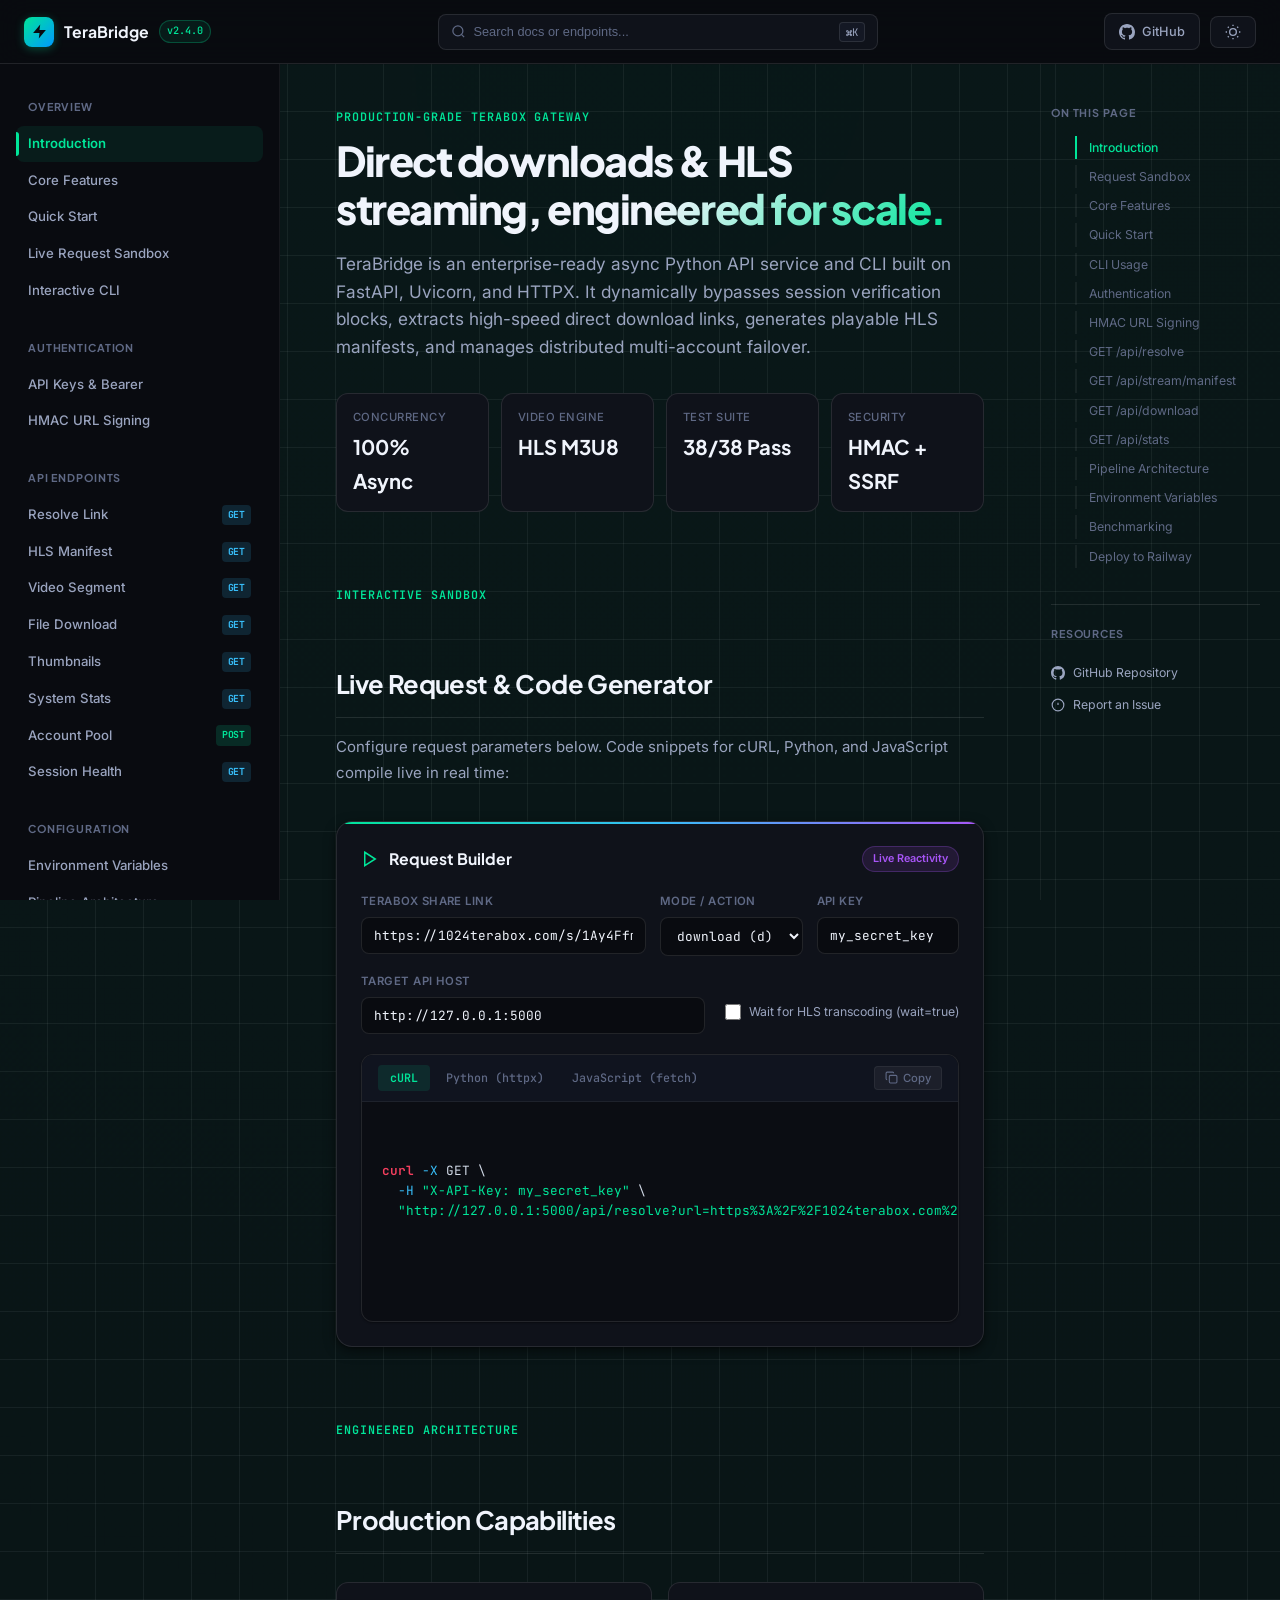
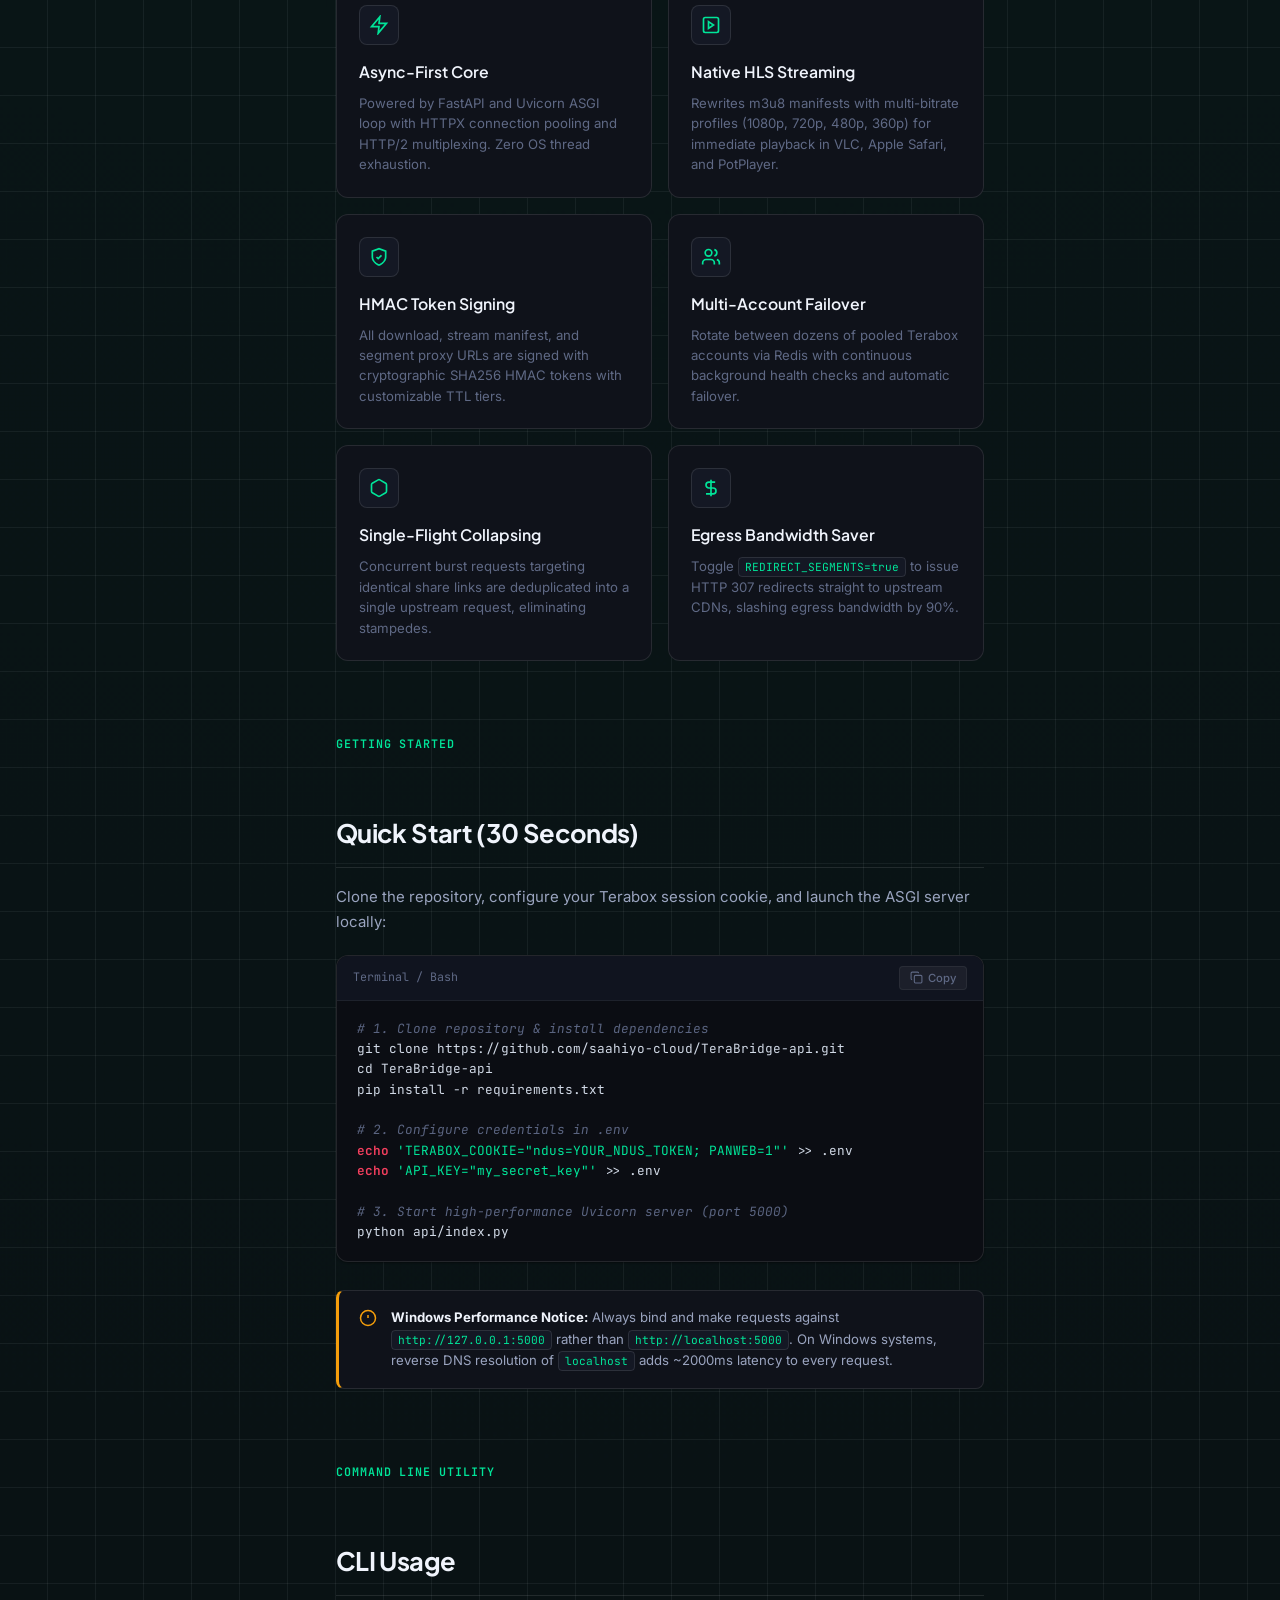
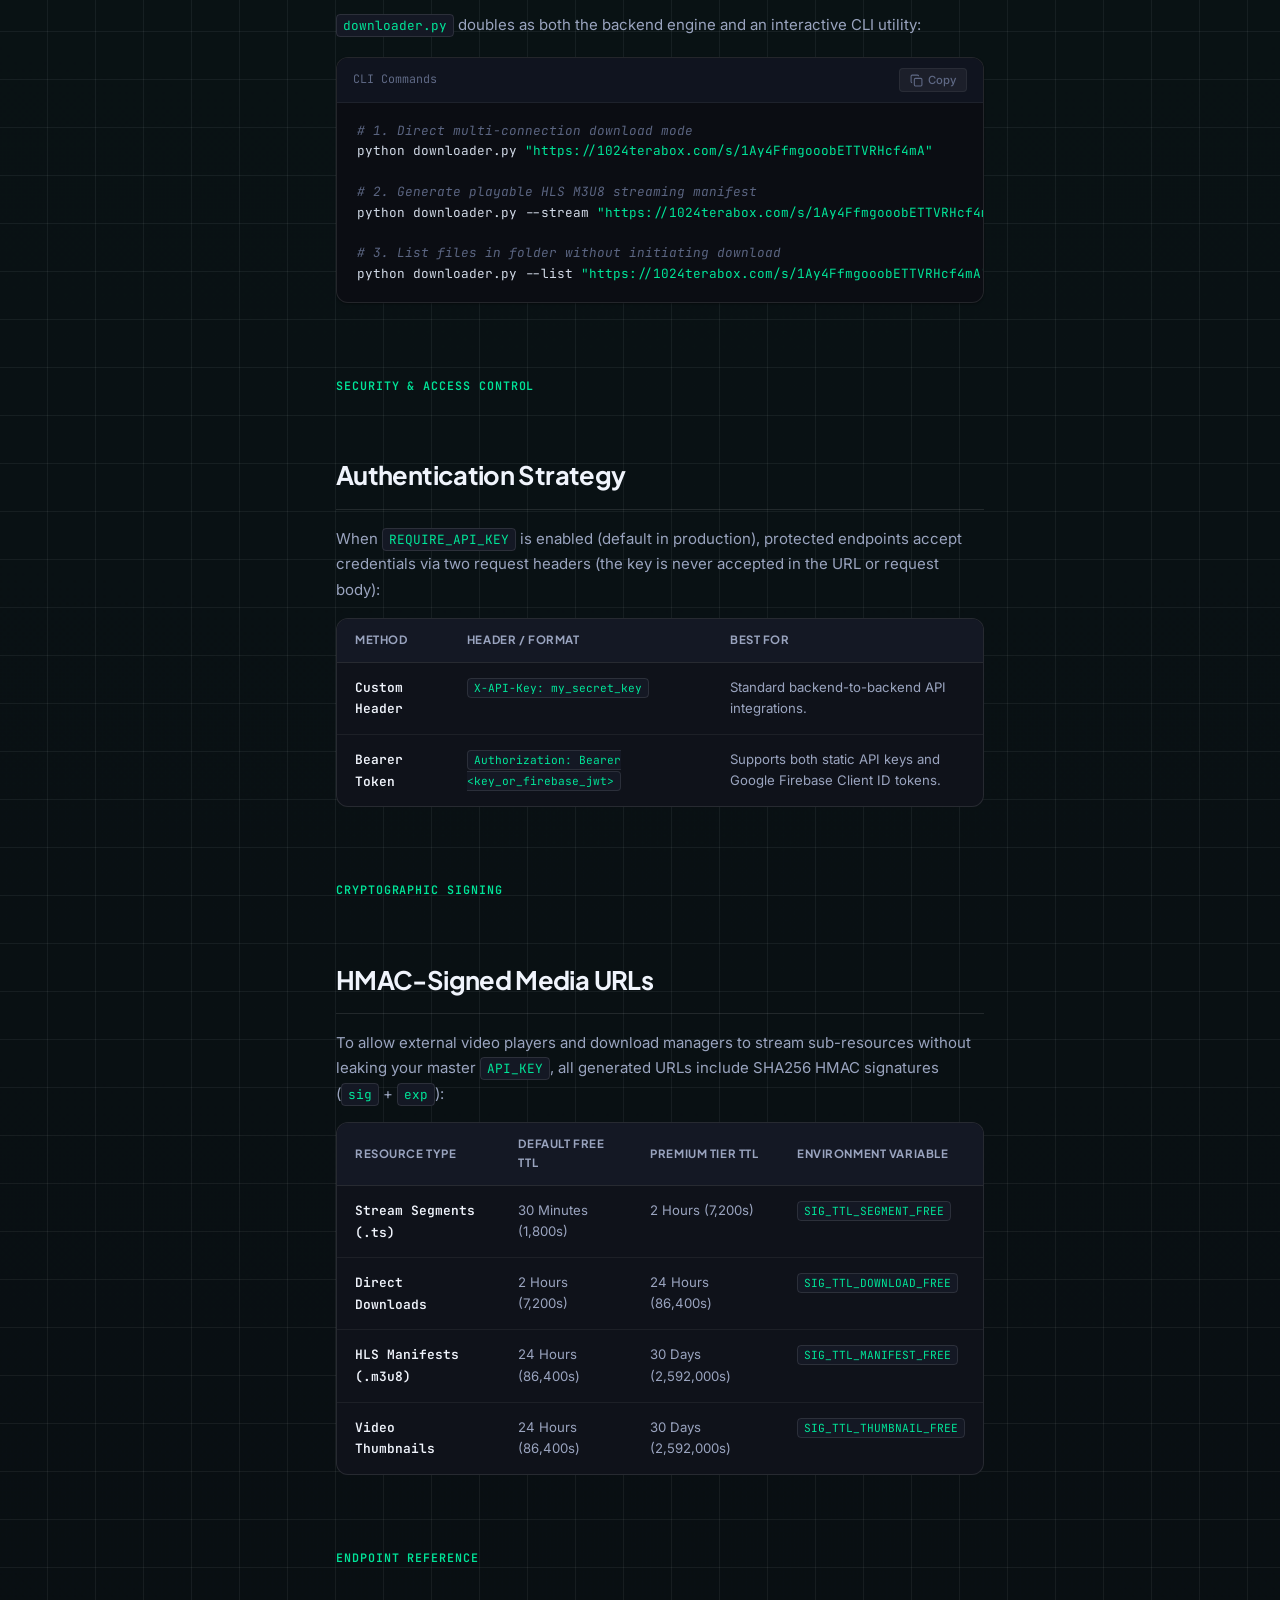
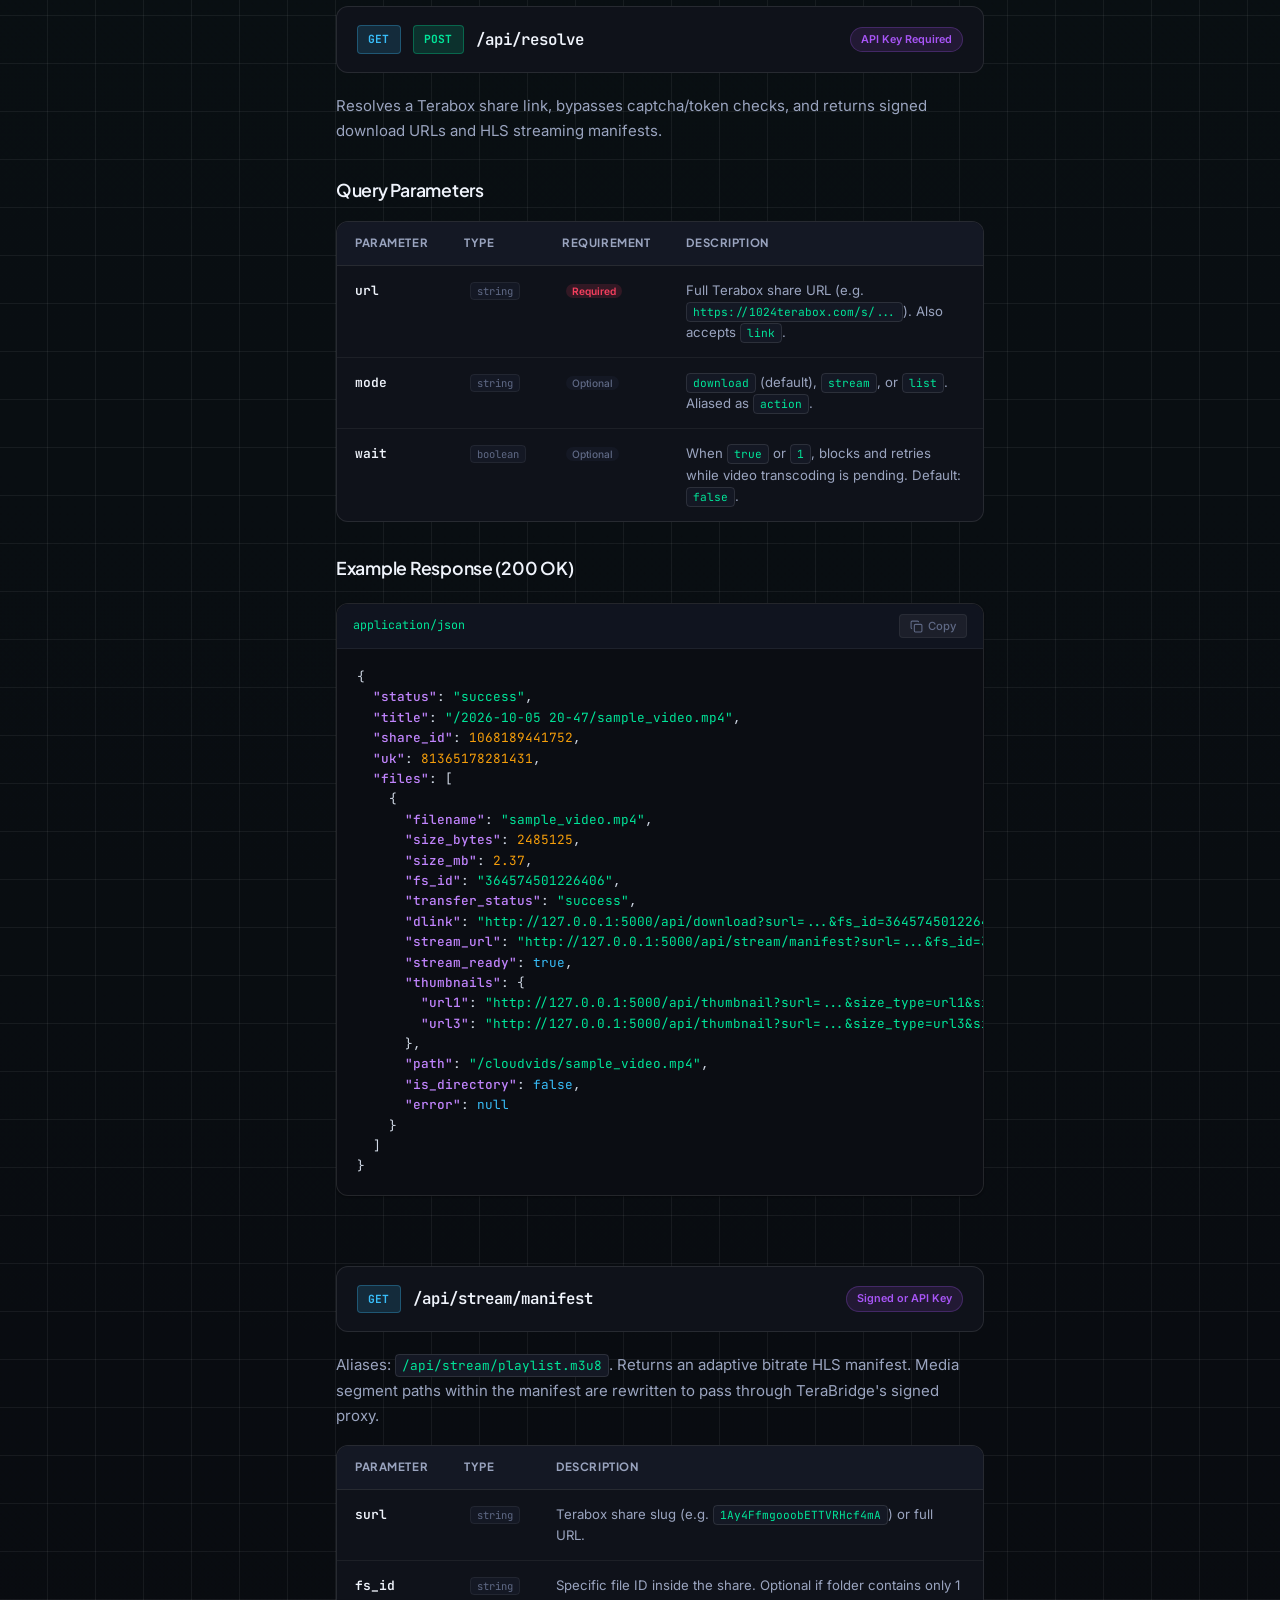
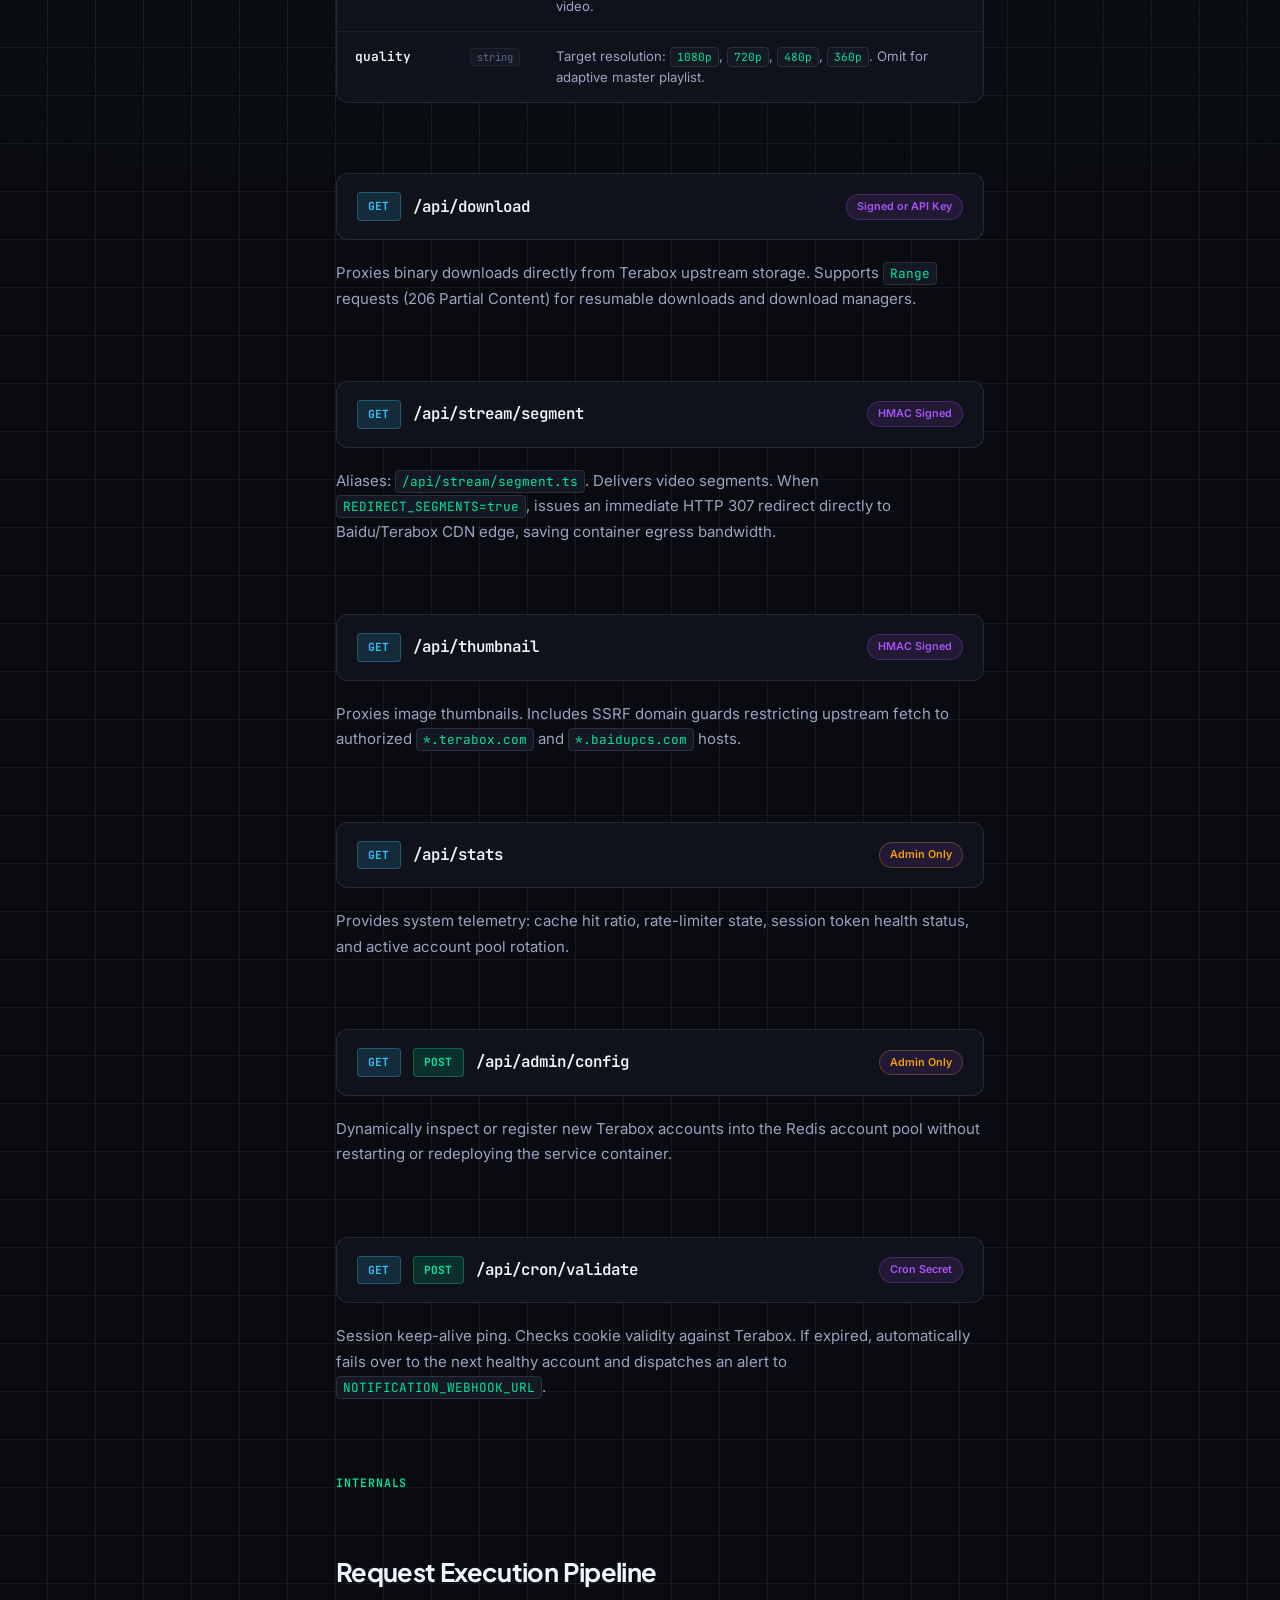
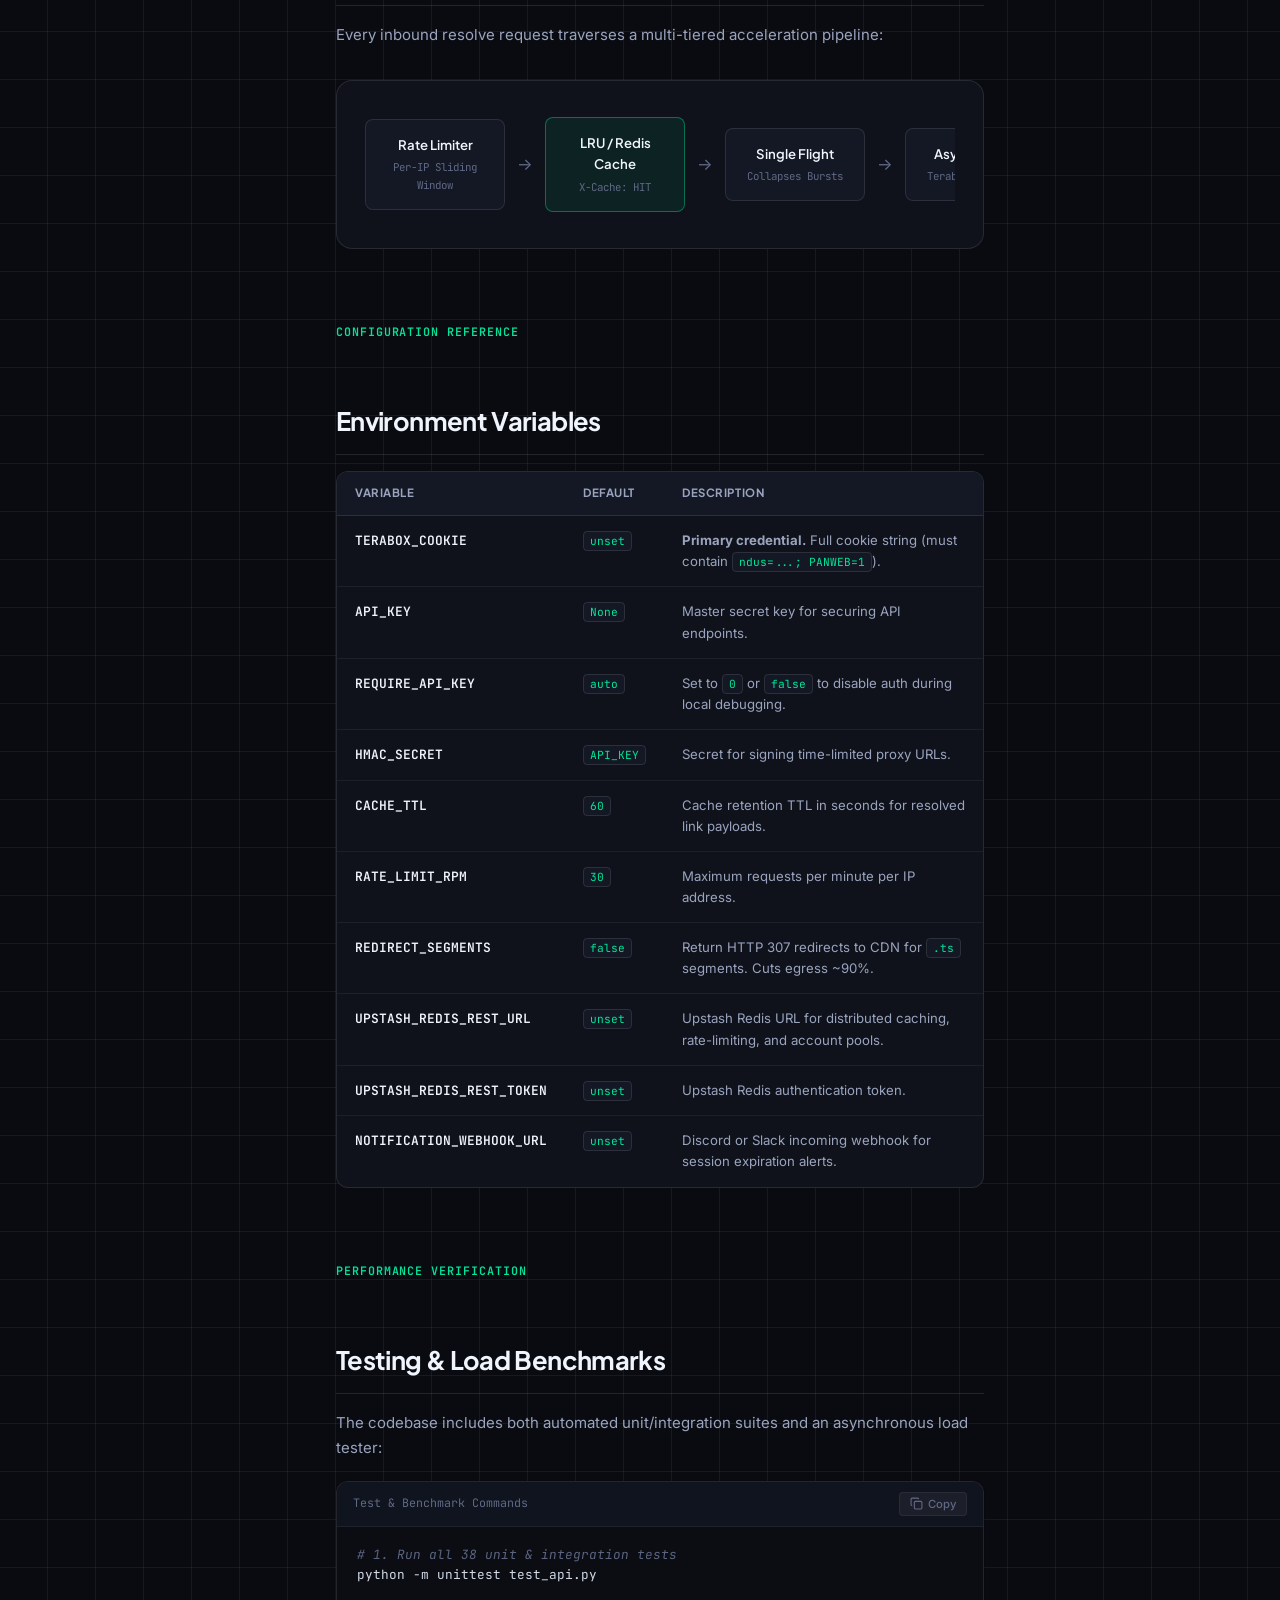
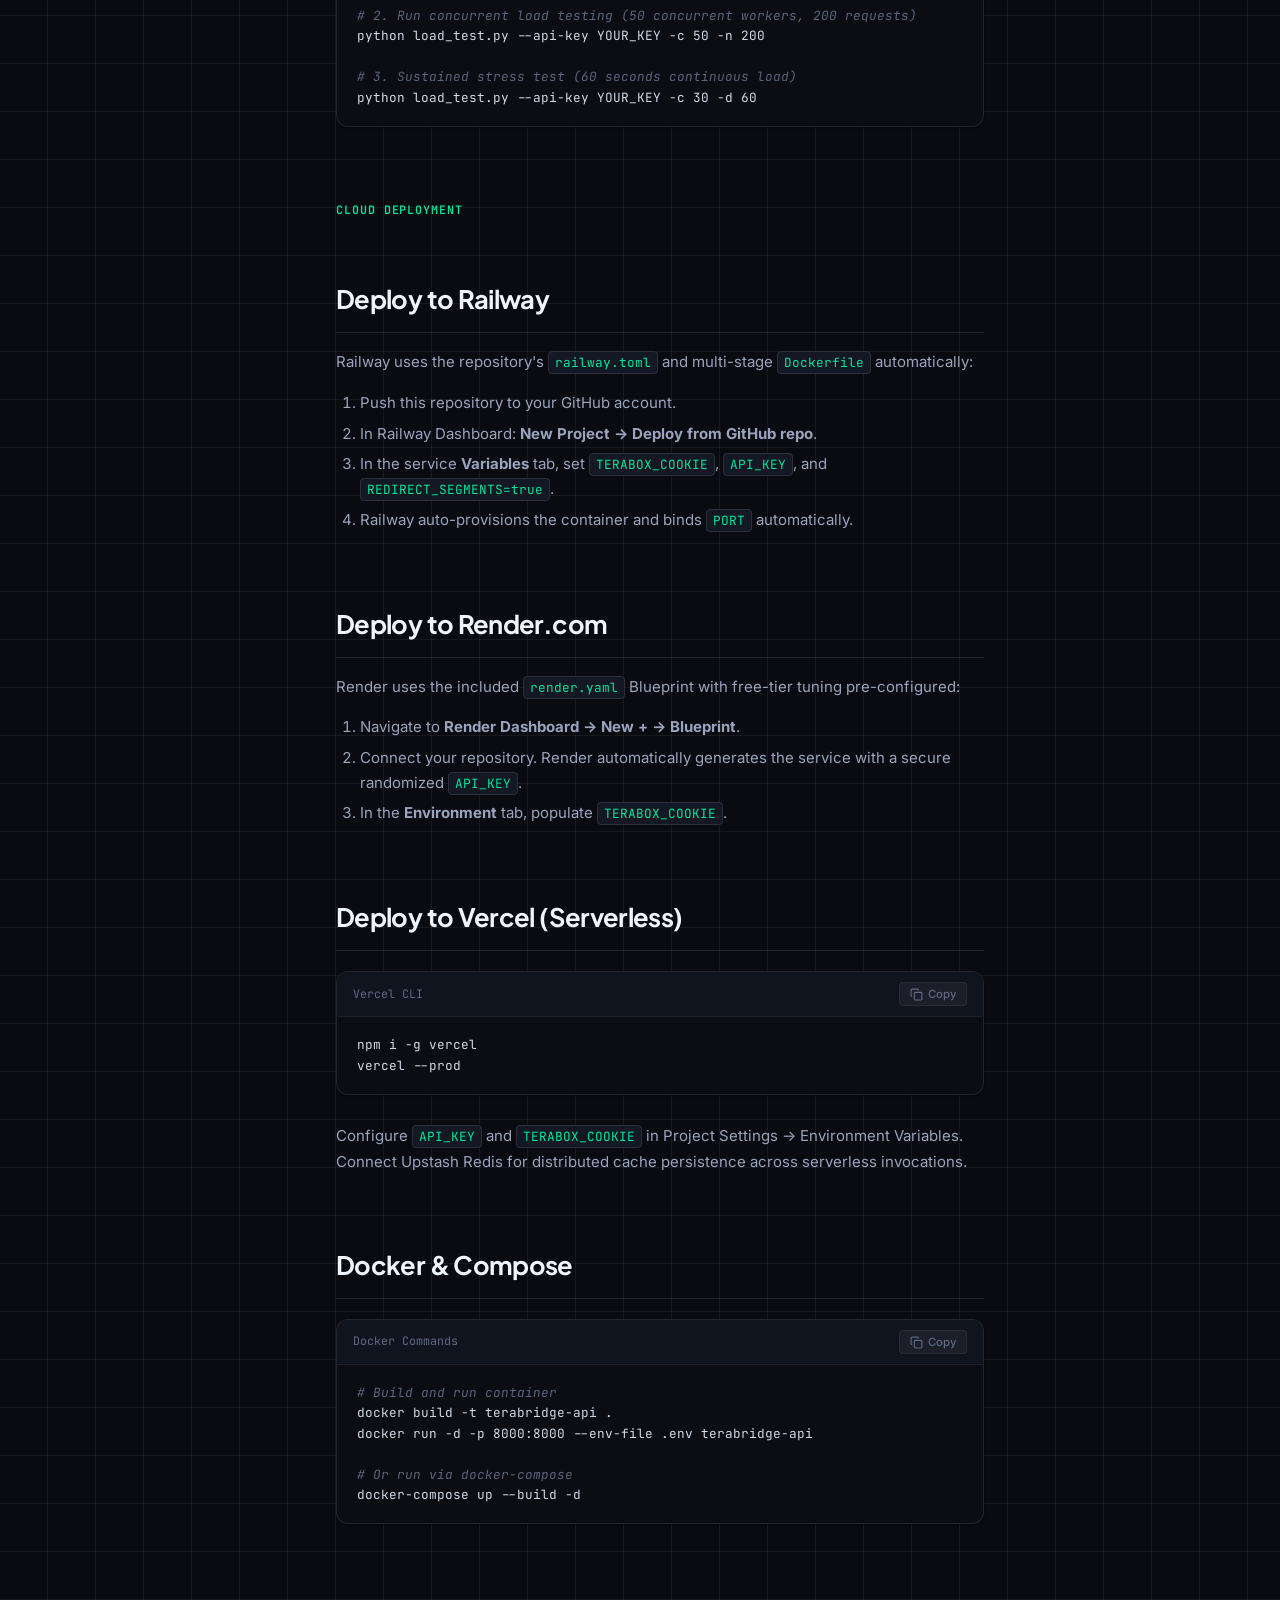
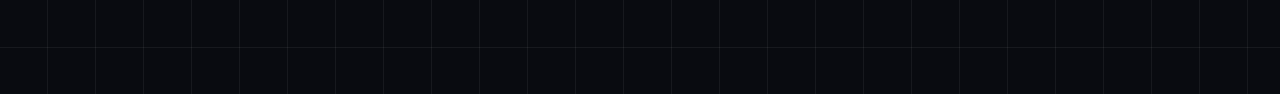
<file: docs/index.html>
<!DOCTYPE html>
<html lang="en" data-theme="dark">
<head>
  <meta charset="UTF-8">
  <meta name="viewport" content="width=device-width, initial-scale=1.0">
  <title>TeraBridge API — Developer Documentation</title>
  <meta name="description" content="High-concurrency async Python API and CLI for programmatic Terabox direct download links, HLS video manifests, and multi-account proxying.">
  <link rel="preconnect" href="https://fonts.googleapis.com">
  <link rel="preconnect" href="https://fonts.gstatic.com" crossorigin>
  <link href="https://fonts.googleapis.com/css2?family=Plus+Jakarta+Sans:wght@400;500;600;700;800&family=JetBrains+Mono:ital,wght@0,400;0,500;0,600;1,400&family=Inter:wght@400;500;600&display=swap" rel="stylesheet">
  <link rel="stylesheet" href="style.css">
</head>
<body>

<!-- Global Header -->
<header class="top-header">
  <div class="header-left">
    <button class="mobile-menu-toggle" id="mobile-menu-toggle" aria-label="Open Navigation">
      <svg width="20" height="20" viewBox="0 0 24 24" fill="none" stroke="currentColor" stroke-width="2"><path d="M4 6h16M4 12h16M4 18h16"/></svg>
    </button>
    <a href="#" class="brand-wrapper">
      <div class="brand-icon">
        <svg viewBox="0 0 24 24"><path d="M13 2L3 14h9l-1 8 10-12h-9l1-8z"/></svg>
      </div>
      <span>TeraBridge</span>
      <span class="brand-badge">v2.4.0</span>
    </a>
  </div>

  <div class="header-center">
    <button class="search-trigger" aria-label="Search Documentation">
      <span>
        <svg width="15" height="15" viewBox="0 0 24 24" fill="none" stroke="currentColor" stroke-width="2"><circle cx="11" cy="11" r="8"/><path d="m21 21-4.35-4.35"/></svg>
        Search docs or endpoints...
      </span>
      <span class="kbd">⌘K</span>
    </button>
  </div>

  <div class="header-right">
    <a href="https://github.com/saahiyo-cloud/TeraBridge-api" target="_blank" rel="noopener" class="header-btn">
      <svg width="16" height="16" viewBox="0 0 24 24" fill="currentColor"><path d="M12 0C5.37 0 0 5.37 0 12c0 5.31 3.435 9.795 8.205 11.385.6.105.825-.255.825-.57 0-.285-.015-1.23-.015-2.235-3.015.555-3.795-.735-4.035-1.41-.135-.345-.72-1.41-1.23-1.695-.42-.225-1.02-.78-.015-.795.945-.015 1.62.87 1.845 1.23 1.08 1.815 2.805 1.305 3.495.99.105-.78.42-1.305.765-1.605-2.67-.3-5.46-1.335-5.46-5.925 0-1.305.465-2.385 1.23-3.225-.12-.3-.54-1.53.12-3.18 0 0 1.005-.315 3.3 1.23.96-.27 1.98-.405 3-.405s2.04.135 3 .405c2.295-1.56 3.3-1.23 3.3-1.23.66 1.65.24 2.88.12 3.18.765.84 1.23 1.905 1.23 3.225 0 4.605-2.805 5.625-5.475 5.925.435.375.81 1.095.81 2.22 0 1.605-.015 2.895-.015 3.3 0 .315.225.69.825.57A12.02 12.02 0 0024 12c0-6.63-5.37-12-12-12z"/></svg>
      GitHub
    </a>
    <button class="header-btn" id="theme-toggle" aria-label="Toggle Theme">
      <!-- Icon populated by script.js -->
    </button>
  </div>
</header>

<!-- Main App Layout -->
<div class="docs-layout">
  
  <!-- Left Column: Navigation Sidebar -->
  <aside class="docs-sidebar" id="docs-sidebar">
    <div class="nav-group">
      <div class="nav-group-title">Overview</div>
      <a href="#overview" class="nav-link active">Introduction</a>
      <a href="#features" class="nav-link">Core Features</a>
      <a href="#quickstart" class="nav-link">Quick Start</a>
      <a href="#interactive-sandbox" class="nav-link">Live Request Sandbox</a>
      <a href="#cli" class="nav-link">Interactive CLI</a>
    </div>

    <div class="nav-group">
      <div class="nav-group-title">Authentication</div>
      <a href="#authentication" class="nav-link">API Keys &amp; Bearer</a>
      <a href="#url-signing" class="nav-link">HMAC URL Signing</a>
    </div>

    <div class="nav-group">
      <div class="nav-group-title">API Endpoints</div>
      <a href="#ep-resolve" class="nav-link">
        <span>Resolve Link</span>
        <span class="nav-method get">GET</span>
      </a>
      <a href="#ep-manifest" class="nav-link">
        <span>HLS Manifest</span>
        <span class="nav-method get">GET</span>
      </a>
      <a href="#ep-segment" class="nav-link">
        <span>Video Segment</span>
        <span class="nav-method get">GET</span>
      </a>
      <a href="#ep-download" class="nav-link">
        <span>File Download</span>
        <span class="nav-method get">GET</span>
      </a>
      <a href="#ep-thumbnail" class="nav-link">
        <span>Thumbnails</span>
        <span class="nav-method get">GET</span>
      </a>
      <a href="#ep-stats" class="nav-link">
        <span>System Stats</span>
        <span class="nav-method get">GET</span>
      </a>
      <a href="#ep-admin" class="nav-link">
        <span>Account Pool</span>
        <span class="nav-method post">POST</span>
      </a>
      <a href="#ep-cron" class="nav-link">
        <span>Session Health</span>
        <span class="nav-method get">GET</span>
      </a>
    </div>

    <div class="nav-group">
      <div class="nav-group-title">Configuration</div>
      <a href="#environment-variables" class="nav-link">Environment Variables</a>
      <a href="#architecture" class="nav-link">Pipeline Architecture</a>
      <a href="#benchmarking" class="nav-link">Load Testing</a>
    </div>

    <div class="nav-group">
      <div class="nav-group-title">Production Deployment</div>
      <a href="#deploy-railway" class="nav-link">Railway (Docker)</a>
      <a href="#deploy-render" class="nav-link">Render.com Blueprint</a>
      <a href="#deploy-vercel" class="nav-link">Vercel Serverless</a>
      <a href="#deploy-docker" class="nav-link">Docker Compose</a>
    </div>
  </aside>

  <!-- Center Column: Primary Documentation Content -->
  <main class="docs-content">
    
    <!-- Hero / Overview -->
    <section class="docs-section" id="overview">
      <div class="eyebrow">Production-Grade Terabox Gateway</div>
      <h1 class="docs-title">Direct downloads &amp; HLS streaming, <span class="gradient-text">engineered for scale.</span></h1>
      <p class="lead-text">
        TeraBridge is an enterprise-ready async Python API service and CLI built on FastAPI, Uvicorn, and HTTPX. It dynamically bypasses session verification blocks, extracts high-speed direct download links, generates playable HLS manifests, and manages distributed multi-account failover.
      </p>

      <div class="hero-stats-row">
        <div class="stat-pill">
          <div class="stat-pill-label">Concurrency</div>
          <div class="stat-pill-value">100% Async</div>
        </div>
        <div class="stat-pill">
          <div class="stat-pill-label">Video Engine</div>
          <div class="stat-pill-value">HLS M3U8</div>
        </div>
        <div class="stat-pill">
          <div class="stat-pill-label">Test Suite</div>
          <div class="stat-pill-value">38/38 Pass</div>
        </div>
        <div class="stat-pill">
          <div class="stat-pill-label">Security</div>
          <div class="stat-pill-value">HMAC + SSRF</div>
        </div>
      </div>
    </section>

    <!-- Interactive Live Sandbox -->
    <section class="docs-section" id="interactive-sandbox">
      <div class="eyebrow">Interactive Sandbox</div>
      <h2 class="section-heading">Live Request &amp; Code Generator</h2>
      <p>Configure request parameters below. Code snippets for cURL, Python, and JavaScript compile live in real time:</p>

      <div class="playground-card">
        <div class="playground-header">
          <div class="playground-title">
            <svg width="18" height="18" viewBox="0 0 24 24" fill="none" stroke="var(--brand)" stroke-width="2"><polygon points="5 3 19 12 5 21 5 3"/></svg>
            Request Builder
          </div>
          <span class="auth-badge">Live Reactivity</span>
        </div>

        <div class="playground-form-grid">
          <div class="input-field-group">
            <label for="sandbox-url">Terabox Share Link</label>
            <input type="text" id="sandbox-url" class="input-control" value="https://1024terabox.com/s/1Ay4FfmgooobETTVRHcf4mA">
          </div>
          <div class="input-field-group">
            <label for="sandbox-mode">Mode / Action</label>
            <select id="sandbox-mode" class="input-control">
              <option value="download">download (d)</option>
              <option value="stream">stream (s)</option>
              <option value="list">list (l)</option>
            </select>
          </div>
          <div class="input-field-group">
            <label for="sandbox-key">API Key</label>
            <input type="text" id="sandbox-key" class="input-control" value="my_secret_key">
          </div>
        </div>

        <div style="display: flex; gap: 20px; align-items: center; margin-bottom: 20px;">
          <div style="flex: 1;" class="input-field-group">
            <label for="sandbox-host">Target API Host</label>
            <input type="text" id="sandbox-host" class="input-control" value="http://127.0.0.1:5000">
          </div>
          <div style="display: flex; align-items: center; gap: 8px; margin-top: 18px;">
            <input type="checkbox" id="sandbox-wait" style="accent-color: var(--brand); width: 16px; height: 16px;">
            <label for="sandbox-wait" style="font-size: 0.82rem; color: var(--text-secondary); cursor: pointer;">Wait for HLS transcoding (wait=true)</label>
          </div>
        </div>

        <!-- Compiled Code Tabs -->
        <div class="code-window" style="margin: 0;">
          <div class="code-window-header">
            <div class="code-window-tabs">
              <button class="code-tab active" data-lang="curl">cURL</button>
              <button class="code-tab" data-lang="python">Python (httpx)</button>
              <button class="code-tab" data-lang="js">JavaScript (fetch)</button>
            </div>
            <div class="code-window-actions">
              <button class="copy-button">
                <svg width="13" height="13" viewBox="0 0 24 24" fill="none" stroke="currentColor" stroke-width="2"><rect width="14" height="14" x="8" y="8" rx="2" ry="2"/><path d="M4 16c-1.1 0-2-.9-2-2V4c0-1.1.9-2 2-2h10c1.1 0 2 .9 2 2"/></svg>
                Copy
              </button>
            </div>
          </div>
          <div class="code-content">
            <div class="code-snippet" data-lang="curl" id="snippet-curl"></div>
            <div class="code-snippet" data-lang="python" id="snippet-python" style="display: none;"></div>
            <div class="code-snippet" data-lang="js" id="snippet-js" style="display: none;"></div>
          </div>
        </div>
      </div>
    </section>

    <!-- Core Features Grid -->
    <section class="docs-section" id="features">
      <div class="eyebrow">Engineered Architecture</div>
      <h2 class="section-heading">Production Capabilities</h2>
      
      <div class="features-grid">
        <div class="feature-card">
          <div class="feature-icon-wrapper">
            <svg width="20" height="20" viewBox="0 0 24 24" fill="none" stroke="currentColor" stroke-width="2"><polygon points="13 2 3 14 12 14 11 22 21 10 12 10 13 2"/></svg>
          </div>
          <h3>Async-First Core</h3>
          <p>Powered by FastAPI and Uvicorn ASGI loop with HTTPX connection pooling and HTTP/2 multiplexing. Zero OS thread exhaustion.</p>
        </div>

        <div class="feature-card">
          <div class="feature-icon-wrapper">
            <svg width="20" height="20" viewBox="0 0 24 24" fill="none" stroke="currentColor" stroke-width="2"><rect width="18" height="18" x="3" y="3" rx="2"/><path d="m9 8 6 4-6 4Z"/></svg>
          </div>
          <h3>Native HLS Streaming</h3>
          <p>Rewrites m3u8 manifests with multi-bitrate profiles (1080p, 720p, 480p, 360p) for immediate playback in VLC, Apple Safari, and PotPlayer.</p>
        </div>

        <div class="feature-card">
          <div class="feature-icon-wrapper">
            <svg width="20" height="20" viewBox="0 0 24 24" fill="none" stroke="currentColor" stroke-width="2"><path d="M12 22s8-4 8-10V5l-8-3-8 3v7c0 6 8 10 8 10"/><path d="m9 12 2 2 4-4"/></svg>
          </div>
          <h3>HMAC Token Signing</h3>
          <p>All download, stream manifest, and segment proxy URLs are signed with cryptographic SHA256 HMAC tokens with customizable TTL tiers.</p>
        </div>

        <div class="feature-card">
          <div class="feature-icon-wrapper">
            <svg width="20" height="20" viewBox="0 0 24 24" fill="none" stroke="currentColor" stroke-width="2"><path d="M16 21v-2a4 4 0 0 0-4-4H6a4 4 0 0 0-4 4v2"/><circle cx="9" cy="7" r="4"/><path d="M22 21v-2a4 4 0 0 0-3-3.87"/><path d="M16 3.13a4 4 0 0 1 0 7.75"/></svg>
          </div>
          <h3>Multi-Account Failover</h3>
          <p>Rotate between dozens of pooled Terabox accounts via Redis with continuous background health checks and automatic failover.</p>
        </div>

        <div class="feature-card">
          <div class="feature-icon-wrapper">
            <svg width="20" height="20" viewBox="0 0 24 24" fill="none" stroke="currentColor" stroke-width="2"><path d="M21 16V8a2 2 0 0 0-1-1.73l-7-4a2 2 0 0 0-2 0l-7 4A2 2 0 0 0 3 8v8a2 2 0 0 0 1 1.73l7 4a2 2 0 0 0 2 0l7-4A2 2 0 0 0 21 16z"/></svg>
          </div>
          <h3>Single-Flight Collapsing</h3>
          <p>Concurrent burst requests targeting identical share links are deduplicated into a single upstream request, eliminating stampedes.</p>
        </div>

        <div class="feature-card">
          <div class="feature-icon-wrapper">
            <svg width="20" height="20" viewBox="0 0 24 24" fill="none" stroke="currentColor" stroke-width="2"><path d="M12 2v20M17 5H9.5a3.5 3.5 0 0 0 0 7h5a3.5 3.5 0 0 1 0 7H6"/></svg>
          </div>
          <h3>Egress Bandwidth Saver</h3>
          <p>Toggle <code>REDIRECT_SEGMENTS=true</code> to issue HTTP 307 redirects straight to upstream CDNs, slashing egress bandwidth by 90%.</p>
        </div>
      </div>
    </section>

    <!-- Quick Start -->
    <section class="docs-section" id="quickstart">
      <div class="eyebrow">Getting Started</div>
      <h2 class="section-heading">Quick Start (30 Seconds)</h2>
      <p>Clone the repository, configure your Terabox session cookie, and launch the ASGI server locally:</p>

      <div class="code-window">
        <div class="code-window-header">
          <div class="code-window-tabs">
            <span style="font-family: var(--font-mono); font-size: 0.78rem; color: var(--text-muted);">Terminal / Bash</span>
          </div>
          <button class="copy-button">
            <svg width="13" height="13" viewBox="0 0 24 24" fill="none" stroke="currentColor" stroke-width="2"><rect width="14" height="14" x="8" y="8" rx="2" ry="2"/><path d="M4 16c-1.1 0-2-.9-2-2V4c0-1.1.9-2 2-2h10c1.1 0 2 .9 2 2"/></svg>
            Copy
          </button>
        </div>
        <div class="code-content"><span class="tok-comment"># 1. Clone repository & install dependencies</span>
git clone https://github.com/saahiyo-cloud/TeraBridge-api.git
cd TeraBridge-api
pip install -r requirements.txt

<span class="tok-comment"># 2. Configure credentials in .env</span>
<span class="tok-cmd">echo</span> <span class="tok-str">'TERABOX_COOKIE="ndus=YOUR_NDUS_TOKEN; PANWEB=1"'</span> >> .env
<span class="tok-cmd">echo</span> <span class="tok-str">'API_KEY="my_secret_key"'</span> >> .env

<span class="tok-comment"># 3. Start high-performance Uvicorn server (port 5000)</span>
python api/index.py</div>
      </div>

      <div class="callout-box warning">
        <div class="callout-icon">
          <svg width="18" height="18" viewBox="0 0 24 24" fill="none" stroke="currentColor" stroke-width="2"><circle cx="12" cy="12" r="10"/><line x1="12" y1="8" x2="12" y2="12"/><line x1="12" y1="16" x2="12.01" y2="16"/></svg>
        </div>
        <div class="callout-body">
          <strong>Windows Performance Notice:</strong> Always bind and make requests against <code>http://127.0.0.1:5000</code> rather than <code>http://localhost:5000</code>. On Windows systems, reverse DNS resolution of <code>localhost</code> adds ~2000ms latency to every request.
        </div>
      </div>
    </section>

    <!-- CLI Section -->
    <section class="docs-section" id="cli">
      <div class="eyebrow">Command Line Utility</div>
      <h2 class="section-heading">CLI Usage</h2>
      <p><code>downloader.py</code> doubles as both the backend engine and an interactive CLI utility:</p>

      <div class="code-window">
        <div class="code-window-header">
          <span style="font-family: var(--font-mono); font-size: 0.78rem; color: var(--text-muted);">CLI Commands</span>
          <button class="copy-button">
            <svg width="13" height="13" viewBox="0 0 24 24" fill="none" stroke="currentColor" stroke-width="2"><rect width="14" height="14" x="8" y="8" rx="2" ry="2"/><path d="M4 16c-1.1 0-2-.9-2-2V4c0-1.1.9-2 2-2h10c1.1 0 2 .9 2 2"/></svg>
            Copy
          </button>
        </div>
        <div class="code-content"><span class="tok-comment"># 1. Direct multi-connection download mode</span>
python downloader.py <span class="tok-str">"https://1024terabox.com/s/1Ay4FfmgooobETTVRHcf4mA"</span>

<span class="tok-comment"># 2. Generate playable HLS M3U8 streaming manifest</span>
python downloader.py --stream <span class="tok-str">"https://1024terabox.com/s/1Ay4FfmgooobETTVRHcf4mA"</span>

<span class="tok-comment"># 3. List files in folder without initiating download</span>
python downloader.py --list <span class="tok-str">"https://1024terabox.com/s/1Ay4FfmgooobETTVRHcf4mA"</span></div>
      </div>
    </section>

    <!-- Authentication -->
    <section class="docs-section" id="authentication">
      <div class="eyebrow">Security &amp; Access Control</div>
      <h2 class="section-heading">Authentication Strategy</h2>
      <p>When <code>REQUIRE_API_KEY</code> is enabled (default in production), protected endpoints accept credentials via two request headers (the key is never accepted in the URL or request body):</p>

      <div class="spec-table-wrap">
        <table class="spec-table">
          <thead>
            <tr>
              <th>Method</th>
              <th>Header / Format</th>
              <th>Best For</th>
            </tr>
          </thead>
          <tbody>
            <tr>
              <td><span class="param-name">Custom Header</span></td>
              <td><code>X-API-Key: my_secret_key</code></td>
              <td>Standard backend-to-backend API integrations.</td>
            </tr>
            <tr>
              <td><span class="param-name">Bearer Token</span></td>
              <td><code>Authorization: Bearer &lt;key_or_firebase_jwt&gt;</code></td>
              <td>Supports both static API keys and Google Firebase Client ID tokens.</td>
            </tr>
          </tbody>
        </table>
      </div>
    </section>

    <!-- HMAC URL Signing -->
    <section class="docs-section" id="url-signing">
      <div class="eyebrow">Cryptographic Signing</div>
      <h2 class="section-heading">HMAC-Signed Media URLs</h2>
      <p>To allow external video players and download managers to stream sub-resources without leaking your master <code>API_KEY</code>, all generated URLs include SHA256 HMAC signatures (<code>sig</code> + <code>exp</code>):</p>

      <div class="spec-table-wrap">
        <table class="spec-table">
          <thead>
            <tr>
              <th>Resource Type</th>
              <th>Default Free TTL</th>
              <th>Premium Tier TTL</th>
              <th>Environment Variable</th>
            </tr>
          </thead>
          <tbody>
            <tr>
              <td><span class="param-name">Stream Segments (.ts)</span></td>
              <td>30 Minutes (1,800s)</td>
              <td>2 Hours (7,200s)</td>
              <td><code>SIG_TTL_SEGMENT_FREE</code></td>
            </tr>
            <tr>
              <td><span class="param-name">Direct Downloads</span></td>
              <td>2 Hours (7,200s)</td>
              <td>24 Hours (86,400s)</td>
              <td><code>SIG_TTL_DOWNLOAD_FREE</code></td>
            </tr>
            <tr>
              <td><span class="param-name">HLS Manifests (.m3u8)</span></td>
              <td>24 Hours (86,400s)</td>
              <td>30 Days (2,592,000s)</td>
              <td><code>SIG_TTL_MANIFEST_FREE</code></td>
            </tr>
            <tr>
              <td><span class="param-name">Video Thumbnails</span></td>
              <td>24 Hours (86,400s)</td>
              <td>30 Days (2,592,000s)</td>
              <td><code>SIG_TTL_THUMBNAIL_FREE</code></td>
            </tr>
          </tbody>
        </table>
      </div>
    </section>

    <!-- Endpoint: /api/resolve -->
    <section class="docs-section" id="ep-resolve">
      <div class="eyebrow">Endpoint Reference</div>
      
      <div class="endpoint-header-card">
        <div class="endpoint-signature">
          <span class="http-badge get">GET</span>
          <span class="http-badge post">POST</span>
          <span class="endpoint-path">/api/resolve</span>
        </div>
        <div class="endpoint-meta">
          <span class="auth-badge">API Key Required</span>
        </div>
      </div>

      <p>Resolves a Terabox share link, bypasses captcha/token checks, and returns signed download URLs and HLS streaming manifests.</p>

      <h3 class="sub-heading">Query Parameters</h3>
      <div class="spec-table-wrap">
        <table class="spec-table">
          <thead>
            <tr>
              <th>Parameter</th>
              <th>Type</th>
              <th>Requirement</th>
              <th>Description</th>
            </tr>
          </thead>
          <tbody>
            <tr>
              <td><span class="param-name">url</span></td>
              <td><span class="type-pill">string</span></td>
              <td><span class="req-pill">Required</span></td>
              <td>Full Terabox share URL (e.g. <code>https://1024terabox.com/s/...</code>). Also accepts <code>link</code>.</td>
            </tr>
            <tr>
              <td><span class="param-name">mode</span></td>
              <td><span class="type-pill">string</span></td>
              <td><span class="opt-pill">Optional</span></td>
              <td><code>download</code> (default), <code>stream</code>, or <code>list</code>. Aliased as <code>action</code>.</td>
            </tr>
            <tr>
              <td><span class="param-name">wait</span></td>
              <td><span class="type-pill">boolean</span></td>
              <td><span class="opt-pill">Optional</span></td>
              <td>When <code>true</code> or <code>1</code>, blocks and retries while video transcoding is pending. Default: <code>false</code>.</td>
            </tr>
          </tbody>
        </table>
      </div>

      <h3 class="sub-heading">Example Response (200 OK)</h3>
      <div class="code-window">
        <div class="code-window-header">
          <span style="font-family: var(--font-mono); font-size: 0.78rem; color: var(--brand);">application/json</span>
          <button class="copy-button">
            <svg width="13" height="13" viewBox="0 0 24 24" fill="none" stroke="currentColor" stroke-width="2"><rect width="14" height="14" x="8" y="8" rx="2" ry="2"/><path d="M4 16c-1.1 0-2-.9-2-2V4c0-1.1.9-2 2-2h10c1.1 0 2 .9 2 2"/></svg>
            Copy
          </button>
        </div>
        <div class="code-content">{
  <span class="tok-key">"status"</span>: <span class="tok-str">"success"</span>,
  <span class="tok-key">"title"</span>: <span class="tok-str">"/2026-10-05 20-47/sample_video.mp4"</span>,
  <span class="tok-key">"share_id"</span>: <span class="tok-num">1068189441752</span>,
  <span class="tok-key">"uk"</span>: <span class="tok-num">81365178281431</span>,
  <span class="tok-key">"files"</span>: [
    {
      <span class="tok-key">"filename"</span>: <span class="tok-str">"sample_video.mp4"</span>,
      <span class="tok-key">"size_bytes"</span>: <span class="tok-num">2485125</span>,
      <span class="tok-key">"size_mb"</span>: <span class="tok-num">2.37</span>,
      <span class="tok-key">"fs_id"</span>: <span class="tok-str">"364574501226406"</span>,
      <span class="tok-key">"transfer_status"</span>: <span class="tok-str">"success"</span>,
      <span class="tok-key">"dlink"</span>: <span class="tok-str">"http://127.0.0.1:5000/api/download?surl=...&fs_id=364574501226406&sig=7a8b...&exp=1728200000"</span>,
      <span class="tok-key">"stream_url"</span>: <span class="tok-str">"http://127.0.0.1:5000/api/stream/manifest?surl=...&fs_id=364574501226406&sig=c19f...&exp=1728280000"</span>,
      <span class="tok-key">"stream_ready"</span>: <span class="tok-bool">true</span>,
      <span class="tok-key">"thumbnails"</span>: {
        <span class="tok-key">"url1"</span>: <span class="tok-str">"http://127.0.0.1:5000/api/thumbnail?surl=...&size_type=url1&sig=..."</span>,
        <span class="tok-key">"url3"</span>: <span class="tok-str">"http://127.0.0.1:5000/api/thumbnail?surl=...&size_type=url3&sig=..."</span>
      },
      <span class="tok-key">"path"</span>: <span class="tok-str">"/cloudvids/sample_video.mp4"</span>,
      <span class="tok-key">"is_directory"</span>: <span class="tok-bool">false</span>,
      <span class="tok-key">"error"</span>: <span class="tok-bool">null</span>
    }
  ]
}</div>
      </div>
    </section>

    <!-- Endpoint: /api/stream/manifest -->
    <section class="docs-section" id="ep-manifest">
      <div class="endpoint-header-card">
        <div class="endpoint-signature">
          <span class="http-badge get">GET</span>
          <span class="endpoint-path">/api/stream/manifest</span>
        </div>
        <div class="endpoint-meta">
          <span class="auth-badge">Signed or API Key</span>
        </div>
      </div>
      <p>Aliases: <code>/api/stream/playlist.m3u8</code>. Returns an adaptive bitrate HLS manifest. Media segment paths within the manifest are rewritten to pass through TeraBridge's signed proxy.</p>

      <div class="spec-table-wrap">
        <table class="spec-table">
          <thead>
            <tr>
              <th>Parameter</th>
              <th>Type</th>
              <th>Description</th>
            </tr>
          </thead>
          <tbody>
            <tr>
              <td><span class="param-name">surl</span></td>
              <td><span class="type-pill">string</span></td>
              <td>Terabox share slug (e.g. <code>1Ay4FfmgooobETTVRHcf4mA</code>) or full URL.</td>
            </tr>
            <tr>
              <td><span class="param-name">fs_id</span></td>
              <td><span class="type-pill">string</span></td>
              <td>Specific file ID inside the share. Optional if folder contains only 1 video.</td>
            </tr>
            <tr>
              <td><span class="param-name">quality</span></td>
              <td><span class="type-pill">string</span></td>
              <td>Target resolution: <code>1080p</code>, <code>720p</code>, <code>480p</code>, <code>360p</code>. Omit for adaptive master playlist.</td>
            </tr>
          </tbody>
        </table>
      </div>
    </section>

    <!-- Endpoint: /api/download -->
    <section class="docs-section" id="ep-download">
      <div class="endpoint-header-card">
        <div class="endpoint-signature">
          <span class="http-badge get">GET</span>
          <span class="endpoint-path">/api/download</span>
        </div>
        <div class="endpoint-meta">
          <span class="auth-badge">Signed or API Key</span>
        </div>
      </div>
      <p>Proxies binary downloads directly from Terabox upstream storage. Supports <code>Range</code> requests (206 Partial Content) for resumable downloads and download managers.</p>
    </section>

    <!-- Endpoint: /api/stream/segment -->
    <section class="docs-section" id="ep-segment">
      <div class="endpoint-header-card">
        <div class="endpoint-signature">
          <span class="http-badge get">GET</span>
          <span class="endpoint-path">/api/stream/segment</span>
        </div>
        <div class="endpoint-meta">
          <span class="auth-badge">HMAC Signed</span>
        </div>
      </div>
      <p>Aliases: <code>/api/stream/segment.ts</code>. Delivers video segments. When <code>REDIRECT_SEGMENTS=true</code>, issues an immediate HTTP 307 redirect directly to Baidu/Terabox CDN edge, saving container egress bandwidth.</p>
    </section>

    <!-- Endpoint: /api/thumbnail -->
    <section class="docs-section" id="ep-thumbnail">
      <div class="endpoint-header-card">
        <div class="endpoint-signature">
          <span class="http-badge get">GET</span>
          <span class="endpoint-path">/api/thumbnail</span>
        </div>
        <div class="endpoint-meta">
          <span class="auth-badge">HMAC Signed</span>
        </div>
      </div>
      <p>Proxies image thumbnails. Includes SSRF domain guards restricting upstream fetch to authorized <code>*.terabox.com</code> and <code>*.baidupcs.com</code> hosts.</p>
    </section>

    <!-- Endpoint: /api/stats -->
    <section class="docs-section" id="ep-stats">
      <div class="endpoint-header-card">
        <div class="endpoint-signature">
          <span class="http-badge get">GET</span>
          <span class="endpoint-path">/api/stats</span>
        </div>
        <div class="endpoint-meta">
          <span class="auth-badge" style="color: var(--accent-amber); border-color: rgba(245, 158, 11, 0.3);">Admin Only</span>
        </div>
      </div>
      <p>Provides system telemetry: cache hit ratio, rate-limiter state, session token health status, and active account pool rotation.</p>
    </section>

    <!-- Endpoint: /api/admin/config -->
    <section class="docs-section" id="ep-admin">
      <div class="endpoint-header-card">
        <div class="endpoint-signature">
          <span class="http-badge get">GET</span>
          <span class="http-badge post">POST</span>
          <span class="endpoint-path">/api/admin/config</span>
        </div>
        <div class="endpoint-meta">
          <span class="auth-badge" style="color: var(--accent-amber); border-color: rgba(245, 158, 11, 0.3);">Admin Only</span>
        </div>
      </div>
      <p>Dynamically inspect or register new Terabox accounts into the Redis account pool without restarting or redeploying the service container.</p>
    </section>

    <!-- Endpoint: /api/cron/validate -->
    <section class="docs-section" id="ep-cron">
      <div class="endpoint-header-card">
        <div class="endpoint-signature">
          <span class="http-badge get">GET</span>
          <span class="http-badge post">POST</span>
          <span class="endpoint-path">/api/cron/validate</span>
        </div>
        <div class="endpoint-meta">
          <span class="auth-badge">Cron Secret</span>
        </div>
      </div>
      <p>Session keep-alive ping. Checks cookie validity against Terabox. If expired, automatically fails over to the next healthy account and dispatches an alert to <code>NOTIFICATION_WEBHOOK_URL</code>.</p>
    </section>

    <!-- Architecture Pipeline -->
    <section class="docs-section" id="architecture">
      <div class="eyebrow">Internals</div>
      <h2 class="section-heading">Request Execution Pipeline</h2>
      <p>Every inbound resolve request traverses a multi-tiered acceleration pipeline:</p>

      <div class="pipeline-diagram">
        <div class="pipeline-flow">
          <div class="pipeline-node">
            <div class="pipeline-node-name">Rate Limiter</div>
            <div class="pipeline-node-sub">Per-IP Sliding Window</div>
          </div>
          <div class="pipeline-connector">→</div>
          <div class="pipeline-node active">
            <div class="pipeline-node-name">LRU / Redis Cache</div>
            <div class="pipeline-node-sub">X-Cache: HIT</div>
          </div>
          <div class="pipeline-connector">→</div>
          <div class="pipeline-node">
            <div class="pipeline-node-name">Single Flight</div>
            <div class="pipeline-node-sub">Collapses Bursts</div>
          </div>
          <div class="pipeline-connector">→</div>
          <div class="pipeline-node">
            <div class="pipeline-node-name">Async HTTPX</div>
            <div class="pipeline-node-sub">Terabox Upstream</div>
          </div>
        </div>
      </div>
    </section>

    <!-- Environment Variables -->
    <section class="docs-section" id="environment-variables">
      <div class="eyebrow">Configuration Reference</div>
      <h2 class="section-heading">Environment Variables</h2>

      <div class="spec-table-wrap">
        <table class="spec-table">
          <thead>
            <tr>
              <th>Variable</th>
              <th>Default</th>
              <th>Description</th>
            </tr>
          </thead>
          <tbody>
            <tr>
              <td><span class="param-name">TERABOX_COOKIE</span></td>
              <td><code>unset</code></td>
              <td><strong>Primary credential.</strong> Full cookie string (must contain <code>ndus=...; PANWEB=1</code>).</td>
            </tr>
            <tr>
              <td><span class="param-name">API_KEY</span></td>
              <td><code>None</code></td>
              <td>Master secret key for securing API endpoints.</td>
            </tr>
            <tr>
              <td><span class="param-name">REQUIRE_API_KEY</span></td>
              <td><code>auto</code></td>
              <td>Set to <code>0</code> or <code>false</code> to disable auth during local debugging.</td>
            </tr>
            <tr>
              <td><span class="param-name">HMAC_SECRET</span></td>
              <td><code>API_KEY</code></td>
              <td>Secret for signing time-limited proxy URLs.</td>
            </tr>
            <tr>
              <td><span class="param-name">CACHE_TTL</span></td>
              <td><code>60</code></td>
              <td>Cache retention TTL in seconds for resolved link payloads.</td>
            </tr>
            <tr>
              <td><span class="param-name">RATE_LIMIT_RPM</span></td>
              <td><code>30</code></td>
              <td>Maximum requests per minute per IP address.</td>
            </tr>
            <tr>
              <td><span class="param-name">REDIRECT_SEGMENTS</span></td>
              <td><code>false</code></td>
              <td>Return HTTP 307 redirects to CDN for <code>.ts</code> segments. Cuts egress ~90%.</td>
            </tr>
            <tr>
              <td><span class="param-name">UPSTASH_REDIS_REST_URL</span></td>
              <td><code>unset</code></td>
              <td>Upstash Redis URL for distributed caching, rate-limiting, and account pools.</td>
            </tr>
            <tr>
              <td><span class="param-name">UPSTASH_REDIS_REST_TOKEN</span></td>
              <td><code>unset</code></td>
              <td>Upstash Redis authentication token.</td>
            </tr>
            <tr>
              <td><span class="param-name">NOTIFICATION_WEBHOOK_URL</span></td>
              <td><code>unset</code></td>
              <td>Discord or Slack incoming webhook for session expiration alerts.</td>
            </tr>
          </tbody>
        </table>
      </div>
    </section>

    <!-- Benchmarking & Testing -->
    <section class="docs-section" id="benchmarking">
      <div class="eyebrow">Performance Verification</div>
      <h2 class="section-heading">Testing &amp; Load Benchmarks</h2>
      <p>The codebase includes both automated unit/integration suites and an asynchronous load tester:</p>

      <div class="code-window">
        <div class="code-window-header">
          <span style="font-family: var(--font-mono); font-size: 0.78rem; color: var(--text-muted);">Test &amp; Benchmark Commands</span>
          <button class="copy-button">
            <svg width="13" height="13" viewBox="0 0 24 24" fill="none" stroke="currentColor" stroke-width="2"><rect width="14" height="14" x="8" y="8" rx="2" ry="2"/><path d="M4 16c-1.1 0-2-.9-2-2V4c0-1.1.9-2 2-2h10c1.1 0 2 .9 2 2"/></svg>
            Copy
          </button>
        </div>
        <div class="code-content"><span class="tok-comment"># 1. Run all 38 unit & integration tests</span>
python -m unittest test_api.py

<span class="tok-comment"># 2. Run concurrent load testing (50 concurrent workers, 200 requests)</span>
python load_test.py --api-key YOUR_KEY -c 50 -n 200

<span class="tok-comment"># 3. Sustained stress test (60 seconds continuous load)</span>
python load_test.py --api-key YOUR_KEY -c 30 -d 60</div>
      </div>
    </section>

    <!-- Deployment: Railway -->
    <section class="docs-section" id="deploy-railway">
      <div class="eyebrow">Cloud Deployment</div>
      <h2 class="section-heading">Deploy to Railway</h2>
      <p>Railway uses the repository's <code>railway.toml</code> and multi-stage <code>Dockerfile</code> automatically:</p>
      <ol>
        <li>Push this repository to your GitHub account.</li>
        <li>In Railway Dashboard: <strong>New Project → Deploy from GitHub repo</strong>.</li>
        <li>In the service <strong>Variables</strong> tab, set <code>TERABOX_COOKIE</code>, <code>API_KEY</code>, and <code>REDIRECT_SEGMENTS=true</code>.</li>
        <li>Railway auto-provisions the container and binds <code>PORT</code> automatically.</li>
      </ol>
    </section>

    <!-- Deployment: Render -->
    <section class="docs-section" id="deploy-render">
      <h2 class="section-heading">Deploy to Render.com</h2>
      <p>Render uses the included <code>render.yaml</code> Blueprint with free-tier tuning pre-configured:</p>
      <ol>
        <li>Navigate to <strong>Render Dashboard → New + → Blueprint</strong>.</li>
        <li>Connect your repository. Render automatically generates the service with a secure randomized <code>API_KEY</code>.</li>
        <li>In the <strong>Environment</strong> tab, populate <code>TERABOX_COOKIE</code>.</li>
      </ol>
    </section>

    <!-- Deployment: Vercel -->
    <section class="docs-section" id="deploy-vercel">
      <h2 class="section-heading">Deploy to Vercel (Serverless)</h2>
      <div class="code-window">
        <div class="code-window-header">
          <span style="font-family: var(--font-mono); font-size: 0.78rem; color: var(--text-muted);">Vercel CLI</span>
          <button class="copy-button">
            <svg width="13" height="13" viewBox="0 0 24 24" fill="none" stroke="currentColor" stroke-width="2"><rect width="14" height="14" x="8" y="8" rx="2" ry="2"/><path d="M4 16c-1.1 0-2-.9-2-2V4c0-1.1.9-2 2-2h10c1.1 0 2 .9 2 2"/></svg>
            Copy
          </button>
        </div>
        <div class="code-content">npm i -g vercel
vercel --prod</div>
      </div>
      <p>Configure <code>API_KEY</code> and <code>TERABOX_COOKIE</code> in Project Settings → Environment Variables. Connect Upstash Redis for distributed cache persistence across serverless invocations.</p>
    </section>

    <!-- Deployment: Docker -->
    <section class="docs-section" id="deploy-docker">
      <h2 class="section-heading">Docker &amp; Compose</h2>
      <div class="code-window">
        <div class="code-window-header">
          <span style="font-family: var(--font-mono); font-size: 0.78rem; color: var(--text-muted);">Docker Commands</span>
          <button class="copy-button">
            <svg width="13" height="13" viewBox="0 0 24 24" fill="none" stroke="currentColor" stroke-width="2"><rect width="14" height="14" x="8" y="8" rx="2" ry="2"/><path d="M4 16c-1.1 0-2-.9-2-2V4c0-1.1.9-2 2-2h10c1.1 0 2 .9 2 2"/></svg>
            Copy
          </button>
        </div>
        <div class="code-content"><span class="tok-comment"># Build and run container</span>
docker build -t terabridge-api .
docker run -d -p 8000:8000 --env-file .env terabridge-api

<span class="tok-comment"># Or run via docker-compose</span>
docker-compose up --build -d</div>
      </div>
    </section>

  </main>

  <!-- Right Column: Table of Contents & Resources -->
  <aside class="docs-toc">
    <div class="toc-title">On this page</div>
    <ul class="toc-list">
      <li class="toc-item"><a href="#overview" class="toc-link active">Introduction</a></li>
      <li class="toc-item"><a href="#interactive-sandbox" class="toc-link">Request Sandbox</a></li>
      <li class="toc-item"><a href="#features" class="toc-link">Core Features</a></li>
      <li class="toc-item"><a href="#quickstart" class="toc-link">Quick Start</a></li>
      <li class="toc-item"><a href="#cli" class="toc-link">CLI Usage</a></li>
      <li class="toc-item"><a href="#authentication" class="toc-link">Authentication</a></li>
      <li class="toc-item"><a href="#url-signing" class="toc-link">HMAC URL Signing</a></li>
      <li class="toc-item"><a href="#ep-resolve" class="toc-link">GET /api/resolve</a></li>
      <li class="toc-item"><a href="#ep-manifest" class="toc-link">GET /api/stream/manifest</a></li>
      <li class="toc-item"><a href="#ep-download" class="toc-link">GET /api/download</a></li>
      <li class="toc-item"><a href="#ep-stats" class="toc-link">GET /api/stats</a></li>
      <li class="toc-item"><a href="#architecture" class="toc-link">Pipeline Architecture</a></li>
      <li class="toc-item"><a href="#environment-variables" class="toc-link">Environment Variables</a></li>
      <li class="toc-item"><a href="#benchmarking" class="toc-link">Benchmarking</a></li>
      <li class="toc-item"><a href="#deploy-railway" class="toc-link">Deploy to Railway</a></li>
    </ul>

    <div class="toc-community">
      <div class="toc-title">Resources</div>
      <a href="https://github.com/saahiyo-cloud/TeraBridge-api" target="_blank" rel="noopener" class="toc-community-link">
        <svg width="14" height="14" viewBox="0 0 24 24" fill="currentColor"><path d="M12 0C5.37 0 0 5.37 0 12c0 5.31 3.435 9.795 8.205 11.385.6.105.825-.255.825-.57 0-.285-.015-1.23-.015-2.235-3.015.555-3.795-.735-4.035-1.41-.135-.345-.72-1.41-1.23-1.695-.42-.225-1.02-.78-.015-.795.945-.015 1.62.87 1.845 1.23 1.08 1.815 2.805 1.305 3.495.99.105-.78.42-1.305.765-1.605-2.67-.3-5.46-1.335-5.46-5.925 0-1.305.465-2.385 1.23-3.225-.12-.3-.54-1.53.12-3.18 0 0 1.005-.315 3.3 1.23.96-.27 1.98-.405 3-.405s2.04.135 3 .405c2.295-1.56 3.3-1.23 3.3-1.23.66 1.65.24 2.88.12 3.18.765.84 1.23 1.905 1.23 3.225 0 4.605-2.805 5.625-5.475 5.925.435.375.81 1.095.81 2.22 0 1.605-.015 2.895-.015 3.3 0 .315.225.69.825.57A12.02 12.02 0 0024 12c0-6.63-5.37-12-12-12z"/></svg>
        GitHub Repository
      </a>
      <a href="https://github.com/saahiyo-cloud/TeraBridge-api/issues" target="_blank" rel="noopener" class="toc-community-link">
        <svg width="14" height="14" viewBox="0 0 24 24" fill="none" stroke="currentColor" stroke-width="2"><circle cx="12" cy="12" r="10"/><line x1="12" y1="8" x2="12" y2="12"/><line x1="12" y1="16" x2="12.01" y2="16"/></svg>
        Report an Issue
      </a>
    </div>
  </aside>

</div>

<!-- Command Palette Search Modal -->
<div class="search-modal-backdrop" id="search-modal">
  <div class="search-modal">
    <div class="search-modal-input-wrap">
      <svg width="18" height="18" viewBox="0 0 24 24" fill="none" stroke="var(--text-muted)" stroke-width="2"><circle cx="11" cy="11" r="8"/><path d="m21 21-4.35-4.35"/></svg>
      <input type="text" id="search-modal-input" class="search-modal-input" placeholder="Type a command, section, or endpoint...">
      <span class="kbd">ESC</span>
    </div>
    <div class="search-modal-results" id="search-modal-results">
      <!-- Injected by script.js -->
    </div>
  </div>
</div>

<script src="script.js"></script>
</body>
</html>
</file>
<file: docs/style.css>
/* ==========================================================================
   TeraBridge API Documentation — Design System
   Crafted with bespoke aesthetic: Linear / Vercel / Stripe inspired developer docs
   ========================================================================== */

@import url('https://fonts.googleapis.com/css2?family=Plus+Jakarta+Sans:wght@400;500;600;700;800&family=JetBrains+Mono:ital,wght@0,400;0,500;0,600;1,400&family=Inter:wght@400;500;600&display=swap');

:root {
  /* Color Palette - Dark default (Engineered Obsidian) */
  --bg-canvas: #090b10;
  --bg-subtle: #0f121a;
  --bg-surface: #141824;
  --bg-surface-elevated: #1a2030;
  --bg-surface-hover: #22293d;

  --border-muted: rgba(255, 255, 255, 0.06);
  --border-subtle: rgba(255, 255, 255, 0.10);
  --border-strong: rgba(255, 255, 255, 0.18);
  --border-glow: rgba(0, 230, 153, 0.35);

  --text-primary: #f0f4fc;
  --text-secondary: #9aa4bf;
  --text-muted: #5f6985;
  --text-inverse: #090b10;

  /* Accent - Mint Electric & Cobalt Sapphire */
  --brand: #00e599;
  --brand-hover: #10f4aa;
  --brand-glow: rgba(0, 229, 153, 0.18);
  --brand-subtle: rgba(0, 229, 153, 0.08);

  --accent-cyan: #38bdf8;
  --accent-purple: #a855f7;
  --accent-amber: #f59e0b;
  --accent-rose: #f43f5e;
  --accent-blue: #3b82f6;

  /* Code Syntax Theme */
  --code-bg: #0b0d13;
  --code-header-bg: #10141f;
  --tok-comment: #5a6480;
  --tok-keyword: #f43f5e;
  --tok-string: #00e599;
  --tok-number: #f59e0b;
  --tok-boolean: #38bdf8;
  --tok-property: #c084fc;
  --tok-variable: #e2e8f0;
  --tok-function: #60a5fa;
  --tok-operator: #94a3b8;

  /* Sizing & Layout */
  --sidebar-width: 280px;
  --toc-width: 240px;
  --header-height: 64px;
  --radius-xs: 4px;
  --radius-sm: 8px;
  --radius-md: 12px;
  --radius-lg: 16px;
  --radius-pill: 9999px;

  /* Typography */
  --font-display: 'Plus Jakarta Sans', system-ui, -apple-system, sans-serif;
  --font-body: 'Inter', system-ui, -apple-system, sans-serif;
  --font-mono: 'JetBrains Mono', ui-monospace, Menlo, Consolas, monospace;

  /* Shadows */
  --shadow-sm: 0 1px 2px rgba(0, 0, 0, 0.4);
  --shadow-md: 0 4px 12px rgba(0, 0, 0, 0.5), 0 1px 3px rgba(0, 0, 0, 0.3);
  --shadow-lg: 0 12px 32px rgba(0, 0, 0, 0.6), 0 2px 6px rgba(0, 0, 0, 0.3);
  --shadow-glow: 0 0 24px var(--brand-glow);
}

[data-theme="light"] {
  --bg-canvas: #f8fafc;
  --bg-subtle: #ffffff;
  --bg-surface: #f1f5f9;
  --bg-surface-elevated: #ffffff;
  --bg-surface-hover: #e2e8f0;

  --border-muted: rgba(0, 0, 0, 0.06);
  --border-subtle: rgba(0, 0, 0, 0.10);
  --border-strong: rgba(0, 0, 0, 0.20);
  --border-glow: rgba(0, 168, 107, 0.25);

  --text-primary: #0f172a;
  --text-secondary: #475569;
  --text-muted: #94a3b8;
  --text-inverse: #ffffff;

  --brand: #059669;
  --brand-hover: #047857;
  --brand-glow: rgba(5, 150, 105, 0.15);
  --brand-subtle: rgba(5, 150, 105, 0.08);

  --code-bg: #0f172a;
  --code-header-bg: #1e293b;

  --shadow-sm: 0 1px 2px rgba(0, 0, 0, 0.05);
  --shadow-md: 0 4px 12px rgba(0, 0, 0, 0.08);
  --shadow-lg: 0 12px 32px rgba(0, 0, 0, 0.12);
}

/* ==========================================================================
   Base & Resets
   ========================================================================== */
*, *::before, *::after {
  box-sizing: border-box;
  margin: 0;
  padding: 0;
}

html {
  font-family: var(--font-body);
  font-size: 15px;
  line-height: 1.65;
  color: var(--text-primary);
  background-color: var(--bg-canvas);
  scroll-behavior: smooth;
  scroll-padding-top: calc(var(--header-height) + 24px);
  -webkit-font-smoothing: antialiased;
  -moz-osx-font-smoothing: grayscale;
}

body {
  min-height: 100vh;
  background-color: var(--bg-canvas);
  background-image: 
    radial-gradient(circle at 50% 0%, rgba(0, 229, 153, 0.06) 0%, transparent 60%),
    linear-gradient(to right, var(--border-muted) 1px, transparent 1px),
    linear-gradient(to bottom, var(--border-muted) 1px, transparent 1px);
  background-size: 100% 100%, 48px 48px, 48px 48px;
  background-position: 0 0, -1px -1px, -1px -1px;
}

a {
  color: var(--brand);
  text-decoration: none;
  transition: color 0.15s ease;
}

a:hover {
  color: var(--brand-hover);
}

::selection {
  background: rgba(0, 229, 153, 0.25);
  color: var(--text-primary);
}

/* ==========================================================================
   Navbar
   ========================================================================== */
.top-header {
  position: fixed;
  top: 0;
  left: 0;
  right: 0;
  height: var(--header-height);
  z-index: 100;
  background: rgba(9, 11, 16, 0.82);
  backdrop-filter: blur(16px);
  -webkit-backdrop-filter: blur(16px);
  border-bottom: 1px solid var(--border-subtle);
  display: flex;
  align-items: center;
  justify-content: space-between;
  padding: 0 24px;
}

[data-theme="light"] .top-header {
  background: rgba(255, 255, 255, 0.85);
}

.header-left {
  display: flex;
  align-items: center;
  gap: 16px;
}

.mobile-menu-toggle {
  display: none;
  background: transparent;
  border: 1px solid var(--border-subtle);
  border-radius: var(--radius-sm);
  color: var(--text-secondary);
  padding: 6px;
  cursor: pointer;
}

.brand-wrapper {
  display: flex;
  align-items: center;
  gap: 10px;
  font-family: var(--font-display);
  font-weight: 700;
  font-size: 1.05rem;
  color: var(--text-primary);
}

.brand-icon {
  width: 30px;
  height: 30px;
  border-radius: var(--radius-sm);
  background: linear-gradient(135deg, #00e599 0%, #0099ff 100%);
  display: grid;
  place-items: center;
  box-shadow: 0 2px 10px rgba(0, 229, 153, 0.3);
}

.brand-icon svg {
  width: 17px;
  height: 17px;
  fill: #090b10;
}

.brand-badge {
  font-family: var(--font-mono);
  font-size: 0.68rem;
  font-weight: 500;
  padding: 2px 7px;
  background: var(--brand-subtle);
  border: 1px solid rgba(0, 229, 153, 0.25);
  color: var(--brand);
  border-radius: var(--radius-pill);
}

.header-center {
  flex: 1;
  max-width: 440px;
  margin: 0 24px;
}

.search-trigger {
  width: 100%;
  background: var(--bg-subtle);
  border: 1px solid var(--border-subtle);
  border-radius: var(--radius-sm);
  padding: 7px 12px;
  color: var(--text-muted);
  font-size: 0.85rem;
  display: flex;
  align-items: center;
  justify-content: space-between;
  cursor: pointer;
  transition: all 0.2s ease;
}

.search-trigger:hover {
  border-color: var(--border-strong);
  color: var(--text-secondary);
  background: var(--bg-surface);
}

.search-trigger span {
  display: flex;
  align-items: center;
  gap: 8px;
}

.kbd {
  font-family: var(--font-mono);
  font-size: 0.7rem;
  padding: 2px 6px;
  background: var(--bg-surface);
  border: 1px solid var(--border-subtle);
  border-radius: var(--radius-xs);
  color: var(--text-secondary);
}

.header-right {
  display: flex;
  align-items: center;
  gap: 10px;
}

.header-btn {
  display: inline-flex;
  align-items: center;
  gap: 7px;
  padding: 7px 14px;
  border-radius: var(--radius-sm);
  font-size: 0.85rem;
  font-weight: 500;
  color: var(--text-secondary);
  background: var(--bg-subtle);
  border: 1px solid var(--border-subtle);
  transition: all 0.15s ease;
  cursor: pointer;
}

.header-btn:hover {
  color: var(--text-primary);
  border-color: var(--border-strong);
  background: var(--bg-surface);
}

.header-btn.primary {
  background: var(--brand);
  color: #090b10;
  font-weight: 600;
  border-color: transparent;
  box-shadow: 0 2px 10px rgba(0, 229, 153, 0.25);
}

.header-btn.primary:hover {
  background: var(--brand-hover);
  color: #090b10;
  box-shadow: 0 4px 16px rgba(0, 229, 153, 0.4);
}

/* ==========================================================================
   Documentation App Layout (3-Column)
   ========================================================================== */
.docs-layout {
  display: flex;
  min-height: calc(100vh - var(--header-height));
  margin-top: var(--header-height);
}

/* --- Left Sidebar Navigation --- */
.docs-sidebar {
  width: var(--sidebar-width);
  height: calc(100vh - var(--header-height));
  position: sticky;
  top: var(--header-height);
  overflow-y: auto;
  padding: 28px 16px 60px;
  border-right: 1px solid var(--border-muted);
  background: var(--bg-canvas);
  flex-shrink: 0;
}

.docs-sidebar::-webkit-scrollbar {
  width: 5px;
}

.docs-sidebar::-webkit-scrollbar-thumb {
  background: var(--border-subtle);
  border-radius: var(--radius-pill);
}

.nav-group {
  margin-bottom: 24px;
}

.nav-group-title {
  font-family: var(--font-display);
  font-size: 0.72rem;
  font-weight: 700;
  text-transform: uppercase;
  letter-spacing: 0.08em;
  color: var(--text-muted);
  padding: 6px 12px;
  margin-bottom: 4px;
  display: flex;
  align-items: center;
  justify-content: space-between;
}

.nav-link {
  display: flex;
  align-items: center;
  justify-content: space-between;
  padding: 7px 12px;
  border-radius: var(--radius-sm);
  color: var(--text-secondary);
  font-size: 0.88rem;
  font-weight: 500;
  margin: 1px 0;
  transition: all 0.12s ease;
  position: relative;
}

.nav-link:hover {
  color: var(--text-primary);
  background: var(--bg-surface);
}

.nav-link.active {
  color: var(--brand);
  background: var(--brand-subtle);
  font-weight: 600;
}

.nav-link.active::before {
  content: '';
  position: absolute;
  left: 0;
  top: 6px;
  bottom: 6px;
  width: 3px;
  background: var(--brand);
  border-radius: 0 var(--radius-xs) var(--radius-xs) 0;
}

.nav-method {
  font-family: var(--font-mono);
  font-size: 0.65rem;
  font-weight: 700;
  padding: 2px 6px;
  border-radius: var(--radius-xs);
  letter-spacing: -0.02em;
}

.nav-method.get {
  background: rgba(56, 189, 248, 0.15);
  color: var(--accent-cyan);
}

.nav-method.post {
  background: rgba(0, 229, 153, 0.15);
  color: var(--brand);
}

/* --- Center Main Content --- */
.docs-content {
  flex: 1;
  min-width: 0;
  padding: 40px 56px 100px;
  max-width: 890px;
}

/* --- Right Sticky TOC --- */
.docs-toc {
  width: var(--toc-width);
  height: calc(100vh - var(--header-height));
  position: sticky;
  top: var(--header-height);
  overflow-y: auto;
  padding: 40px 20px 60px 10px;
  border-left: 1px solid var(--border-muted);
  flex-shrink: 0;
  font-size: 0.82rem;
}

.toc-title {
  font-family: var(--font-display);
  font-size: 0.72rem;
  font-weight: 700;
  text-transform: uppercase;
  letter-spacing: 0.08em;
  color: var(--text-muted);
  margin-bottom: 14px;
}

.toc-list {
  list-style: none;
}

.toc-item {
  margin: 6px 0;
}

.toc-link {
  color: var(--text-muted);
  display: block;
  padding: 3px 0 3px 12px;
  border-left: 2px solid var(--border-muted);
  transition: all 0.15s ease;
  line-height: 1.4;
}

.toc-link:hover {
  color: var(--text-secondary);
  border-left-color: var(--border-strong);
}

.toc-link.active {
  color: var(--brand);
  border-left-color: var(--brand);
  font-weight: 500;
}

.toc-link.sub {
  padding-left: 22px;
  font-size: 0.78rem;
}

.toc-community {
  margin-top: 36px;
  padding-top: 20px;
  border-top: 1px solid var(--border-subtle);
}

.toc-community-link {
  display: flex;
  align-items: center;
  gap: 8px;
  color: var(--text-secondary);
  padding: 6px 0;
  font-size: 0.82rem;
}

.toc-community-link:hover {
  color: var(--text-primary);
}

/* ==========================================================================
   Typography & Sections
   ========================================================================== */
.docs-section {
  margin-bottom: 70px;
  scroll-margin-top: calc(var(--header-height) + 32px);
}

.eyebrow {
  font-family: var(--font-mono);
  font-size: 0.78rem;
  font-weight: 600;
  text-transform: uppercase;
  letter-spacing: 0.08em;
  color: var(--brand);
  margin-bottom: 10px;
  display: inline-flex;
  align-items: center;
  gap: 6px;
}

h1.docs-title {
  font-family: var(--font-display);
  font-size: 2.75rem;
  font-weight: 800;
  letter-spacing: -0.035em;
  line-height: 1.15;
  color: var(--text-primary);
  margin-bottom: 18px;
}

.gradient-text {
  background: linear-gradient(135deg, #f0f4fc 30%, #00e599 100%);
  -webkit-background-clip: text;
  background-clip: text;
  color: transparent;
}

[data-theme="light"] .gradient-text {
  background: linear-gradient(135deg, #0f172a 30%, #059669 100%);
  -webkit-background-clip: text;
  background-clip: text;
}

.lead-text {
  font-size: 1.15rem;
  line-height: 1.6;
  color: var(--text-secondary);
  margin-bottom: 30px;
  max-width: 740px;
}

h2.section-heading {
  font-family: var(--font-display);
  font-size: 1.7rem;
  font-weight: 700;
  letter-spacing: -0.025em;
  color: var(--text-primary);
  margin: 48px 0 16px;
  padding-bottom: 12px;
  border-bottom: 1px solid var(--border-subtle);
  display: flex;
  align-items: center;
  gap: 10px;
}

h3.sub-heading {
  font-family: var(--font-display);
  font-size: 1.18rem;
  font-weight: 600;
  letter-spacing: -0.015em;
  color: var(--text-primary);
  margin: 32px 0 12px;
}

p {
  color: var(--text-secondary);
  margin-bottom: 16px;
  line-height: 1.7;
}

ul, ol {
  color: var(--text-secondary);
  margin-bottom: 18px;
  padding-left: 24px;
}

li {
  margin-bottom: 6px;
}

/* ==========================================================================
   Hero Interactive Feature Badges & Stats
   ========================================================================== */
.hero-stats-row {
  display: grid;
  grid-template-columns: repeat(4, 1fr);
  gap: 12px;
  margin: 32px 0;
}

.stat-pill {
  background: var(--bg-subtle);
  border: 1px solid var(--border-subtle);
  border-radius: var(--radius-md);
  padding: 14px 16px;
  transition: transform 0.15s ease, border-color 0.15s ease;
}

.stat-pill:hover {
  transform: translateY(-2px);
  border-color: var(--border-strong);
}

.stat-pill-label {
  font-size: 0.75rem;
  font-weight: 500;
  color: var(--text-muted);
  text-transform: uppercase;
  letter-spacing: 0.04em;
  margin-bottom: 4px;
}

.stat-pill-value {
  font-family: var(--font-display);
  font-size: 1.35rem;
  font-weight: 700;
  color: var(--text-primary);
}

/* ==========================================================================
   Interactive API Sandbox / Live Playground Card
   ========================================================================== */
.playground-card {
  background: var(--bg-subtle);
  border: 1px solid var(--border-subtle);
  border-radius: var(--radius-lg);
  padding: 24px;
  margin: 36px 0;
  box-shadow: var(--shadow-md);
  position: relative;
  overflow: hidden;
}

.playground-card::before {
  content: '';
  position: absolute;
  top: 0;
  left: 0;
  right: 0;
  height: 2px;
  background: linear-gradient(90deg, #00e599, #38bdf8, #a855f7);
}

.playground-header {
  display: flex;
  align-items: center;
  justify-content: space-between;
  margin-bottom: 20px;
}

.playground-title {
  display: flex;
  align-items: center;
  gap: 10px;
  font-family: var(--font-display);
  font-size: 1.05rem;
  font-weight: 700;
  color: var(--text-primary);
}

.playground-form-grid {
  display: grid;
  grid-template-columns: 2fr 1fr 1fr;
  gap: 14px;
  margin-bottom: 16px;
}

.input-field-group label {
  display: block;
  font-size: 0.76rem;
  font-weight: 600;
  text-transform: uppercase;
  letter-spacing: 0.04em;
  color: var(--text-muted);
  margin-bottom: 6px;
}

.input-control {
  width: 100%;
  background: var(--bg-canvas);
  border: 1px solid var(--border-subtle);
  border-radius: var(--radius-sm);
  padding: 9px 12px;
  font-family: var(--font-mono);
  font-size: 0.85rem;
  color: var(--text-primary);
  outline: none;
  transition: all 0.15s ease;
}

.input-control:focus {
  border-color: var(--brand);
  box-shadow: 0 0 0 3px var(--brand-glow);
}

select.input-control {
  cursor: pointer;
}

/* ==========================================================================
   Code Blocks & Interactive Tab Switchers
   ========================================================================== */
.code-window {
  background: var(--code-bg);
  border: 1px solid var(--border-subtle);
  border-radius: var(--radius-md);
  margin: 20px 0 28px;
  overflow: hidden;
  box-shadow: var(--shadow-sm);
}

.code-window-header {
  background: var(--code-header-bg);
  padding: 10px 16px;
  display: flex;
  align-items: center;
  justify-content: space-between;
  border-bottom: 1px solid var(--border-muted);
}

.code-window-tabs {
  display: flex;
  align-items: center;
  gap: 4px;
}

.code-tab {
  background: transparent;
  border: none;
  color: var(--text-muted);
  font-family: var(--font-mono);
  font-size: 0.78rem;
  font-weight: 500;
  padding: 5px 12px;
  border-radius: var(--radius-xs);
  cursor: pointer;
  transition: all 0.15s ease;
}

.code-tab:hover {
  color: var(--text-secondary);
  background: rgba(255, 255, 255, 0.04);
}

.code-tab.active {
  color: var(--brand);
  background: rgba(0, 229, 153, 0.10);
  font-weight: 600;
}

.code-window-actions {
  display: flex;
  align-items: center;
  gap: 8px;
}

.copy-button {
  background: rgba(255, 255, 255, 0.05);
  border: 1px solid var(--border-muted);
  color: var(--text-muted);
  font-family: var(--font-body);
  font-size: 0.75rem;
  font-weight: 500;
  padding: 4px 10px;
  border-radius: var(--radius-xs);
  display: inline-flex;
  align-items: center;
  gap: 5px;
  cursor: pointer;
  transition: all 0.15s ease;
}

.copy-button:hover {
  color: var(--text-primary);
  background: rgba(255, 255, 255, 0.1);
  border-color: var(--border-subtle);
}

.copy-button.copied {
  color: var(--brand);
  border-color: rgba(0, 229, 153, 0.4);
  background: var(--brand-subtle);
}

.code-content {
  padding: 18px 20px;
  overflow-x: auto;
  font-family: var(--font-mono);
  font-size: 0.85rem;
  line-height: 1.6;
  color: #d1d9e6;
  white-space: pre;
}

/* Syntax Highlighting Tokens */
.tok-cmd { color: #f43f5e; font-weight: 600; }
.tok-opt { color: #38bdf8; }
.tok-str { color: #00e599; }
.tok-url { color: #60a5fa; text-decoration: underline; text-decoration-color: rgba(96, 165, 250, 0.4); }
.tok-key { color: #c084fc; font-weight: 500; }
.tok-val { color: #00e599; }
.tok-num { color: #f59e0b; }
.tok-bool { color: #38bdf8; }
.tok-comment { color: #5a6480; font-style: italic; }

:not(pre) > code {
  font-family: var(--font-mono);
  font-size: 0.85em;
  padding: 2px 6px;
  background: var(--bg-surface);
  border: 1px solid var(--border-subtle);
  border-radius: var(--radius-xs);
  color: var(--brand);
}

/* ==========================================================================
   Endpoint Header & Parameter Spec Blocks
   ========================================================================== */
.endpoint-header-card {
  background: var(--bg-subtle);
  border: 1px solid var(--border-subtle);
  border-radius: var(--radius-md);
  padding: 18px 20px;
  margin: 28px 0 20px;
  display: flex;
  align-items: center;
  justify-content: space-between;
  gap: 16px;
  flex-wrap: wrap;
}

.endpoint-signature {
  display: flex;
  align-items: center;
  gap: 12px;
  font-family: var(--font-mono);
  font-size: 1.05rem;
}

.http-badge {
  font-family: var(--font-mono);
  font-size: 0.75rem;
  font-weight: 700;
  padding: 4px 10px;
  border-radius: var(--radius-xs);
  letter-spacing: 0.02em;
}

.http-badge.get {
  background: rgba(56, 189, 248, 0.15);
  color: var(--accent-cyan);
  border: 1px solid rgba(56, 189, 248, 0.3);
}

.http-badge.post {
  background: rgba(0, 229, 153, 0.15);
  color: var(--brand);
  border: 1px solid rgba(0, 229, 153, 0.3);
}

.endpoint-path {
  font-weight: 600;
  color: var(--text-primary);
}

.endpoint-meta {
  display: flex;
  align-items: center;
  gap: 8px;
}

.auth-badge {
  font-size: 0.72rem;
  font-weight: 600;
  padding: 3px 10px;
  border-radius: var(--radius-pill);
  background: rgba(168, 85, 247, 0.12);
  color: var(--accent-purple);
  border: 1px solid rgba(168, 85, 247, 0.25);
}

.auth-badge.public {
  background: rgba(0, 229, 153, 0.12);
  color: var(--brand);
  border-color: rgba(0, 229, 153, 0.25);
}

/* ==========================================================================
   Data Tables (Parameter Specs & Env Vars)
   ========================================================================== */
.spec-table-wrap {
  margin: 16px 0 28px;
  border: 1px solid var(--border-subtle);
  border-radius: var(--radius-md);
  overflow-x: auto;
  background: var(--bg-subtle);
}

table.spec-table {
  width: 100%;
  border-collapse: collapse;
  text-align: left;
  font-size: 0.88rem;
}

table.spec-table th {
  background: var(--bg-surface);
  color: var(--text-secondary);
  font-family: var(--font-display);
  font-size: 0.76rem;
  font-weight: 700;
  text-transform: uppercase;
  letter-spacing: 0.05em;
  padding: 12px 18px;
  border-bottom: 1px solid var(--border-subtle);
}

table.spec-table td {
  padding: 14px 18px;
  border-bottom: 1px solid var(--border-muted);
  vertical-align: top;
  color: var(--text-secondary);
  line-height: 1.6;
}

table.spec-table tr:last-child td {
  border-bottom: none;
}

.param-name {
  font-family: var(--font-mono);
  font-size: 0.86rem;
  font-weight: 600;
  color: var(--text-primary);
}

.type-pill {
  font-family: var(--font-mono);
  font-size: 0.7rem;
  padding: 1px 6px;
  border-radius: var(--radius-xs);
  background: var(--bg-surface);
  border: 1px solid var(--border-muted);
  color: var(--text-muted);
  margin-left: 6px;
}

.req-pill {
  font-size: 0.68rem;
  font-weight: 600;
  padding: 1px 6px;
  border-radius: var(--radius-pill);
  background: rgba(244, 63, 94, 0.15);
  color: var(--accent-rose);
  margin-left: 4px;
}

.opt-pill {
  font-size: 0.68rem;
  font-weight: 500;
  padding: 1px 6px;
  border-radius: var(--radius-pill);
  background: var(--bg-surface);
  color: var(--text-muted);
  margin-left: 4px;
}

/* ==========================================================================
   Cards, Callouts & Visual Elements
   ========================================================================== */
.features-grid {
  display: grid;
  grid-template-columns: repeat(auto-fit, minmax(250px, 1fr));
  gap: 16px;
  margin: 28px 0;
}

.feature-card {
  background: var(--bg-subtle);
  border: 1px solid var(--border-subtle);
  border-radius: var(--radius-md);
  padding: 22px;
  transition: all 0.2s ease;
  position: relative;
}

.feature-card:hover {
  border-color: var(--border-strong);
  transform: translateY(-3px);
  box-shadow: var(--shadow-md);
}

.feature-icon-wrapper {
  width: 40px;
  height: 40px;
  border-radius: var(--radius-sm);
  background: var(--bg-surface);
  border: 1px solid var(--border-subtle);
  display: grid;
  place-items: center;
  margin-bottom: 14px;
  color: var(--brand);
}

.feature-card h3 {
  font-family: var(--font-display);
  font-size: 1.05rem;
  font-weight: 600;
  color: var(--text-primary);
  margin-bottom: 8px;
}

.feature-card p {
  font-size: 0.88rem;
  color: var(--text-muted);
  margin: 0;
  line-height: 1.55;
}

/* Callout Box */
.callout-box {
  background: var(--bg-subtle);
  border: 1px solid var(--border-subtle);
  border-left: 3px solid var(--brand);
  border-radius: var(--radius-sm);
  padding: 16px 20px;
  margin: 24px 0;
  display: flex;
  gap: 14px;
}

.callout-box.info {
  border-left-color: var(--accent-cyan);
}

.callout-box.warning {
  border-left-color: var(--accent-amber);
}

.callout-icon {
  flex-shrink: 0;
  color: var(--brand);
  padding-top: 2px;
}

.callout-box.info .callout-icon {
  color: var(--accent-cyan);
}

.callout-box.warning .callout-icon {
  color: var(--accent-amber);
}

.callout-body {
  font-size: 0.88rem;
  color: var(--text-secondary);
}

.callout-body strong {
  color: var(--text-primary);
}

/* ==========================================================================
   Architecture Pipeline Graphic
   ========================================================================== */
.pipeline-diagram {
  background: var(--bg-subtle);
  border: 1px solid var(--border-subtle);
  border-radius: var(--radius-lg);
  padding: 28px;
  margin: 32px 0;
}

.pipeline-flow {
  display: flex;
  align-items: center;
  justify-content: space-between;
  gap: 12px;
  overflow-x: auto;
  padding: 8px 0;
}

.pipeline-node {
  background: var(--bg-surface);
  border: 1px solid var(--border-subtle);
  border-radius: var(--radius-sm);
  padding: 14px 18px;
  text-align: center;
  flex: 1;
  min-width: 140px;
  position: relative;
}

.pipeline-node.active {
  border-color: rgba(0, 229, 153, 0.4);
  background: var(--brand-subtle);
}

.pipeline-node-name {
  font-family: var(--font-display);
  font-size: 0.88rem;
  font-weight: 600;
  color: var(--text-primary);
}

.pipeline-node-sub {
  font-family: var(--font-mono);
  font-size: 0.72rem;
  color: var(--text-muted);
  margin-top: 4px;
}

.pipeline-connector {
  color: var(--text-muted);
  font-size: 1.1rem;
  flex-shrink: 0;
}

/* ==========================================================================
   Modal Search Dialog (Cmd + K)
   ========================================================================== */
.search-modal-backdrop {
  position: fixed;
  inset: 0;
  background: rgba(0, 0, 0, 0.75);
  backdrop-filter: blur(8px);
  z-index: 999;
  display: none;
  place-items: center;
  padding: 20px;
}

.search-modal-backdrop.open {
  display: grid;
}

.search-modal {
  width: 100%;
  max-width: 580px;
  background: var(--bg-subtle);
  border: 1px solid var(--border-strong);
  border-radius: var(--radius-lg);
  box-shadow: var(--shadow-lg);
  overflow: hidden;
  animation: modalIn 0.15s ease-out;
}

@keyframes modalIn {
  from { opacity: 0; transform: scale(0.96); }
  to { opacity: 1; transform: scale(1); }
}

.search-modal-input-wrap {
  display: flex;
  align-items: center;
  padding: 14px 20px;
  border-bottom: 1px solid var(--border-subtle);
  gap: 12px;
}

.search-modal-input {
  flex: 1;
  background: transparent;
  border: none;
  font-size: 1rem;
  color: var(--text-primary);
  outline: none;
}

.search-modal-results {
  max-height: 360px;
  overflow-y: auto;
  padding: 10px 8px;
}

.search-result-item {
  display: flex;
  align-items: center;
  justify-content: space-between;
  padding: 10px 14px;
  border-radius: var(--radius-sm);
  color: var(--text-secondary);
  cursor: pointer;
  transition: all 0.12s ease;
}

.search-result-item:hover, .search-result-item.selected {
  background: var(--bg-surface);
  color: var(--text-primary);
}

.search-result-title {
  font-weight: 500;
  font-size: 0.9rem;
}

.search-result-cat {
  font-size: 0.72rem;
  color: var(--text-muted);
  text-transform: uppercase;
}

/* ==========================================================================
   Responsive Adaptations
   ========================================================================== */
@media (max-width: 1240px) {
  .docs-toc {
    display: none;
  }
  .docs-content {
    max-width: 100%;
    padding: 36px 40px 80px;
  }
}

@media (max-width: 880px) {
  .mobile-menu-toggle {
    display: block;
  }
  .header-center {
    display: none;
  }
  .docs-sidebar {
    position: fixed;
    top: var(--header-height);
    bottom: 0;
    left: 0;
    transform: translateX(-100%);
    transition: transform 0.25s cubic-bezier(0.16, 1, 0.3, 1);
    z-index: 80;
    background: var(--bg-canvas);
    box-shadow: var(--shadow-lg);
  }
  .docs-sidebar.open {
    transform: translateX(0);
  }
  .docs-content {
    padding: 24px 20px 60px;
  }
  h1.docs-title {
    font-size: 2.1rem;
  }
  .hero-stats-row {
    grid-template-columns: repeat(2, 1fr);
  }
  .playground-form-grid {
    grid-template-columns: 1fr;
  }
}
</file>
